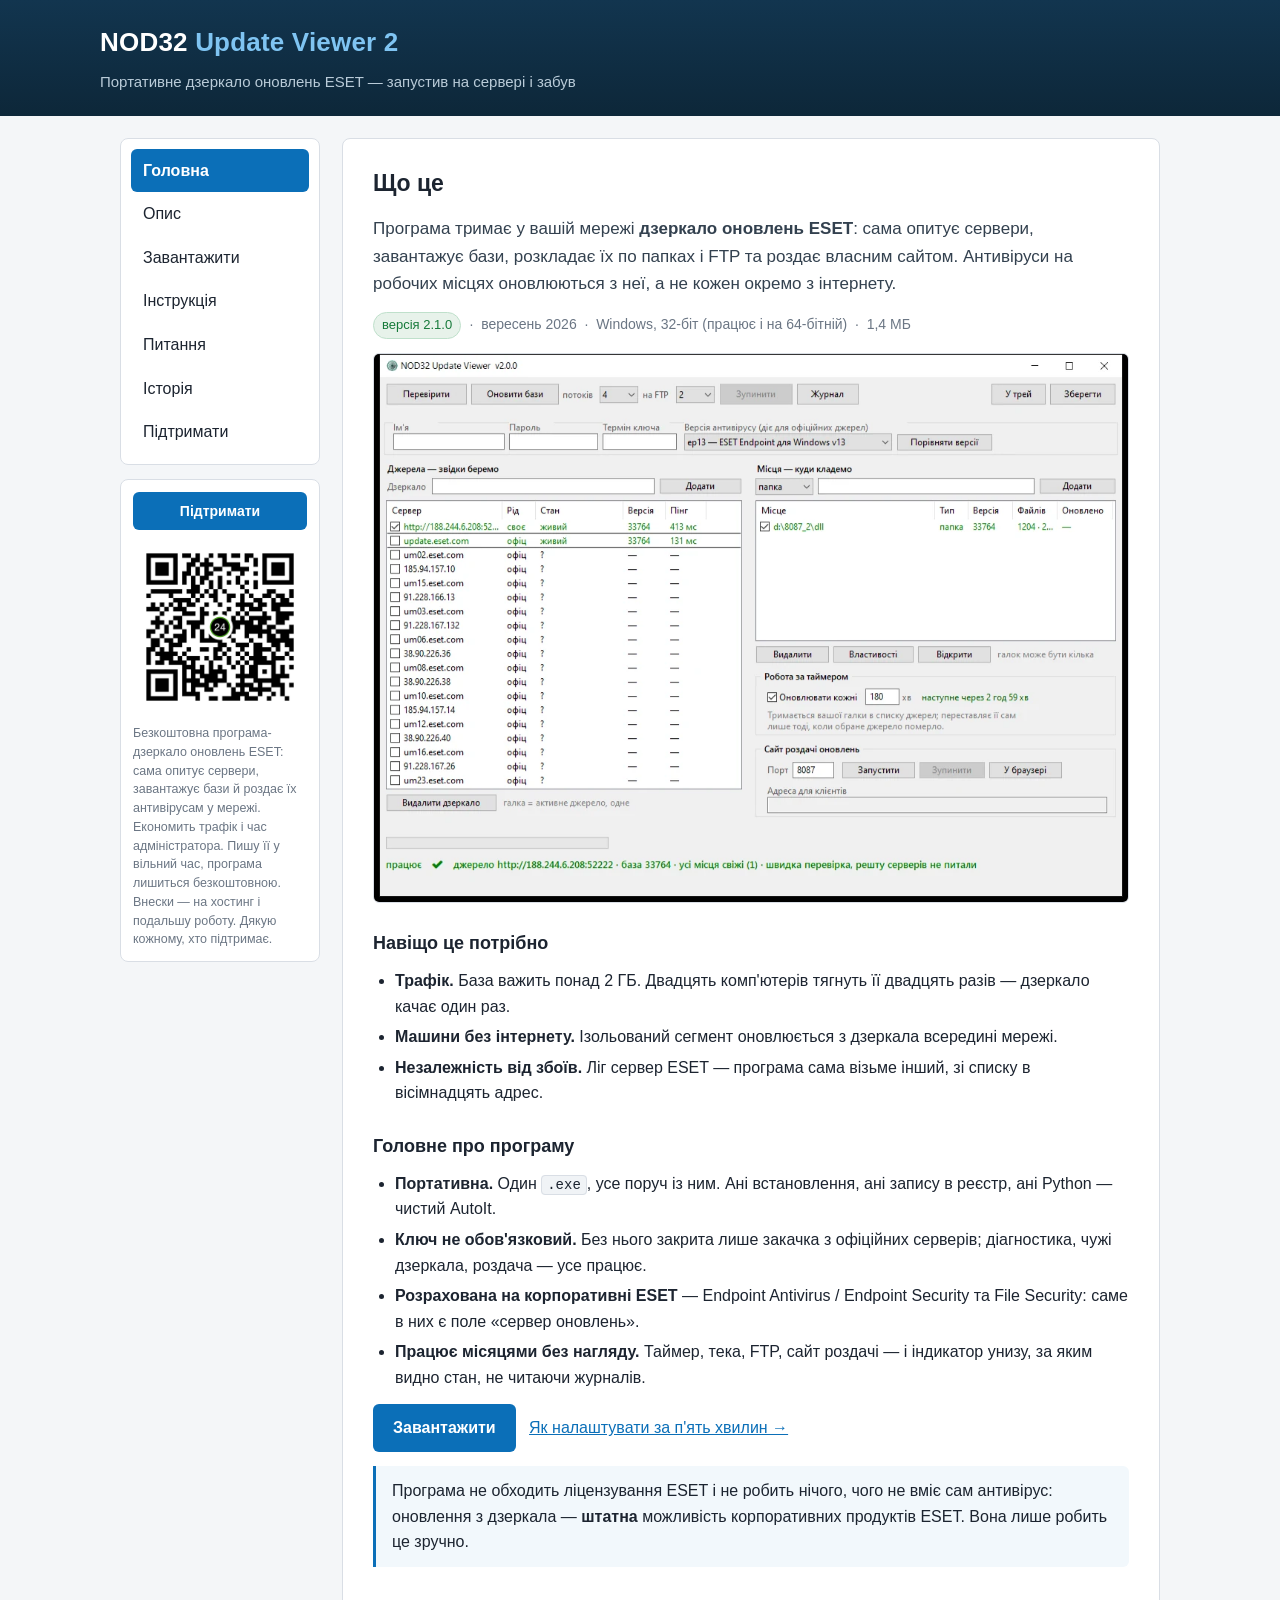
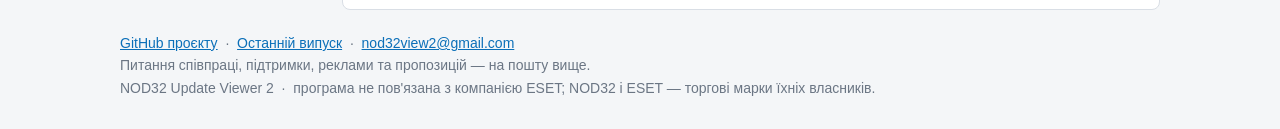
<file: docs/index.html>
<!DOCTYPE html>
<html lang="uk">
<head>
<meta charset="utf-8">
<meta name="viewport" content="width=device-width, initial-scale=1">
<title>NOD32 Update Viewer 2 — портативне дзеркало оновлень ESET</title>
<meta name="description" content="Портативна програма-дзеркало оновлень ESET: перевіряє сервери, качає бази, роздає їх власним сайтом і на FTP. Чистий AutoIt, усе в одній папці.">
<!-- підтвердження прав для Google Search Console; видаляти не можна:
     Google перевіряє мітку не лише при першому підтвердженні -->
<meta name="google-site-verification" content="C8grHAXAt8bsV9MoVvmCLhvzMIIO2wpow12Qb_3crD0" />

<link rel="canonical" href="https://nodview2.pp.ua/">

<!-- Картка для месенджерів, форумів і соцмереж: без цього посилання
     виглядає голим рядком, а так - із заголовком, описом і знімком. -->
<meta property="og:type" content="website">
<meta property="og:site_name" content="NOD32 Update Viewer 2">
<meta property="og:locale" content="uk_UA">
<meta property="og:title" content="NOD32 Update Viewer 2 — портативне дзеркало оновлень ESET">
<meta property="og:description" content="Портативна програма-дзеркало оновлень ESET: перевіряє сервери, качає бази, роздає їх власним сайтом і на FTP. Чистий AutoIt, усе в одній папці.">
<meta property="og:url" content="https://nodview2.pp.ua/">
<meta property="og:image" content="https://nodview2.pp.ua/img/og.png">
<meta property="og:image:width" content="1200">
<meta property="og:image:height" content="630">
<meta name="twitter:card" content="summary_large_image">

<script type="application/ld+json">
{
  "@context": "https://schema.org",
  "@type": "SoftwareApplication",
  "name": "NOD32 Update Viewer 2",
  "alternateName": "NOD32view",
  "applicationCategory": "UtilitiesApplication",
  "operatingSystem": "Windows 7, 8, 10, 11",
  "softwareVersion": "2.1.0",
  "datePublished": "2026-09-04",
  "fileSize": "1.4 MB",
  "inLanguage": "uk",
  "url": "https://nodview2.pp.ua/",
  "installUrl": "https://nodview2.pp.ua/download.html",
  "downloadUrl": "https://github.com/Golddm81/nod32view/releases/download/2.1.0/NOD32view2.1.0.zip",
  "screenshot": "https://nodview2.pp.ua/img/window.webp",
  "softwareHelp": "https://nodview2.pp.ua/manual.html",
  "description": "Портативне дзеркало оновлень ESET для локальної мережі: опитує сервери ESET, завантажує бази, розкладає їх по папках і FTP та роздає власним сайтом. Один файл, без встановлення.",
  "author": { "@type": "Person", "name": "Gold_dm", "url": "https://github.com/Golddm81" },
  "offers": { "@type": "Offer", "price": "0", "priceCurrency": "UAH" }
}
</script>
<link rel="stylesheet" href="style.css">
</head>
<body>

<header>
  <div class="wrap">
    <h1>NOD32 <span>Update Viewer 2</span></h1>
    <p>Портативне дзеркало оновлень ESET — запустив на сервері і забув</p>
  </div>
</header>

<div class="layout">
  <div class="side">
  <nav>
    <a class="on" href="index.html">Головна</a>
    <a href="opys.html">Опис</a>
    <a href="download.html">Завантажити</a>
    <a href="manual.html">Інструкція</a>
    <a href="faq.html">Питання</a>
    <a href="history.html">Історія</a>
    <a href="support.html">Підтримати</a>
  </nav>
  <aside class="support">
    <a class="btn" href="https://www.privat24.ua/send/4wdtb">Підтримати</a>
    <a href="https://www.privat24.ua/send/4wdtb"><img src="img/qr.webp" alt="QR-код збору ПриватБанку"></a>
    <p>Безкоштовна програма-дзеркало оновлень ESET: сама опитує сервери,
       завантажує бази й роздає їх антивірусам у мережі. Економить трафік
       і час адміністратора. Пишу її у вільний час, програма лишиться
       безкоштовною. Внески — на хостинг і подальшу роботу.
       Дякую кожному, хто підтримає.</p>
  </aside>
  </div>


  <main>
    <h2>Що це</h2>

    <p class="lead">
      Програма тримає у вашій мережі <b>дзеркало оновлень ESET</b>: сама опитує
      сервери, завантажує бази, розкладає їх по папках і FTP та роздає власним
      сайтом. Антивіруси на робочих місцях оновлюються з неї, а не кожен окремо
      з інтернету.
    </p>

    <p>
      <span class="tag">версія 2.1.0</span>
      <span class="meta"> &nbsp;·&nbsp; вересень 2026 &nbsp;·&nbsp; Windows, 32-біт
      (працює і на 64-бітній) &nbsp;·&nbsp; 1,4 МБ</span>
    </p>

    <img class="shot" src="img/window.webp"
         alt="Головне вікно NOD32 Update Viewer 2: ліворуч список серверів ESET зі станом, версією і пінгом, праворуч місця призначення, нижче таймер і вбудований сайт роздачі">

    <h3>Навіщо це потрібно</h3>
    <ul>
      <li><b>Трафік.</b> База важить понад 2 ГБ. Двадцять комп'ютерів тягнуть її
          двадцять разів — дзеркало качає один раз.</li>
      <li><b>Машини без інтернету.</b> Ізольований сегмент оновлюється з дзеркала
          всередині мережі.</li>
      <li><b>Незалежність від збоїв.</b> Ліг сервер ESET — програма сама візьме
          інший, зі списку в вісімнадцять адрес.</li>
    </ul>

    <h3>Головне про програму</h3>
    <ul>
      <li><b>Портативна.</b> Один <code>.exe</code>, усе поруч із ним. Ані
          встановлення, ані запису в реєстр, ані Python — чистий AutoIt.</li>
      <li><b>Ключ не обов'язковий.</b> Без нього закрита лише закачка з офіційних
          серверів; діагностика, чужі дзеркала, роздача — усе працює.</li>
      <li><b>Розрахована на корпоративні ESET</b> — Endpoint Antivirus / Endpoint
          Security та File Security: саме в них є поле «сервер оновлень».</li>
      <li><b>Працює місяцями без нагляду.</b> Таймер, тека, FTP, сайт роздачі —
          і індикатор унизу, за яким видно стан, не читаючи журналів.</li>
    </ul>

    <p><a class="btn" href="download.html">Завантажити</a>
       &nbsp;&nbsp;<a href="manual.html">Як налаштувати за п'ять хвилин →</a></p>

    <div class="note">
      Програма не обходить ліцензування ESET і не робить нічого, чого не вміє
      сам антивірус: оновлення з дзеркала — <b>штатна</b> можливість
      корпоративних продуктів ESET. Вона лише робить це зручно.
    </div>
  </main>
</div>

<footer>
  <a href="https://github.com/Golddm81/nod32view">GitHub проєкту</a>
  &nbsp;·&nbsp;
  <a href="https://github.com/Golddm81/nod32view/releases/latest">Останній випуск</a>
  &nbsp;·&nbsp;
  <a href="mailto:nod32view2@gmail.com">nod32view2@gmail.com</a><br>
  Питання співпраці, підтримки, реклами та пропозицій — на пошту вище.<br>
  NOD32 Update Viewer 2 &nbsp;·&nbsp; програма не пов'язана з компанією ESET;
  NOD32 і ESET — торгові марки їхніх власників.
</footer>

</body>
</html>
</file>
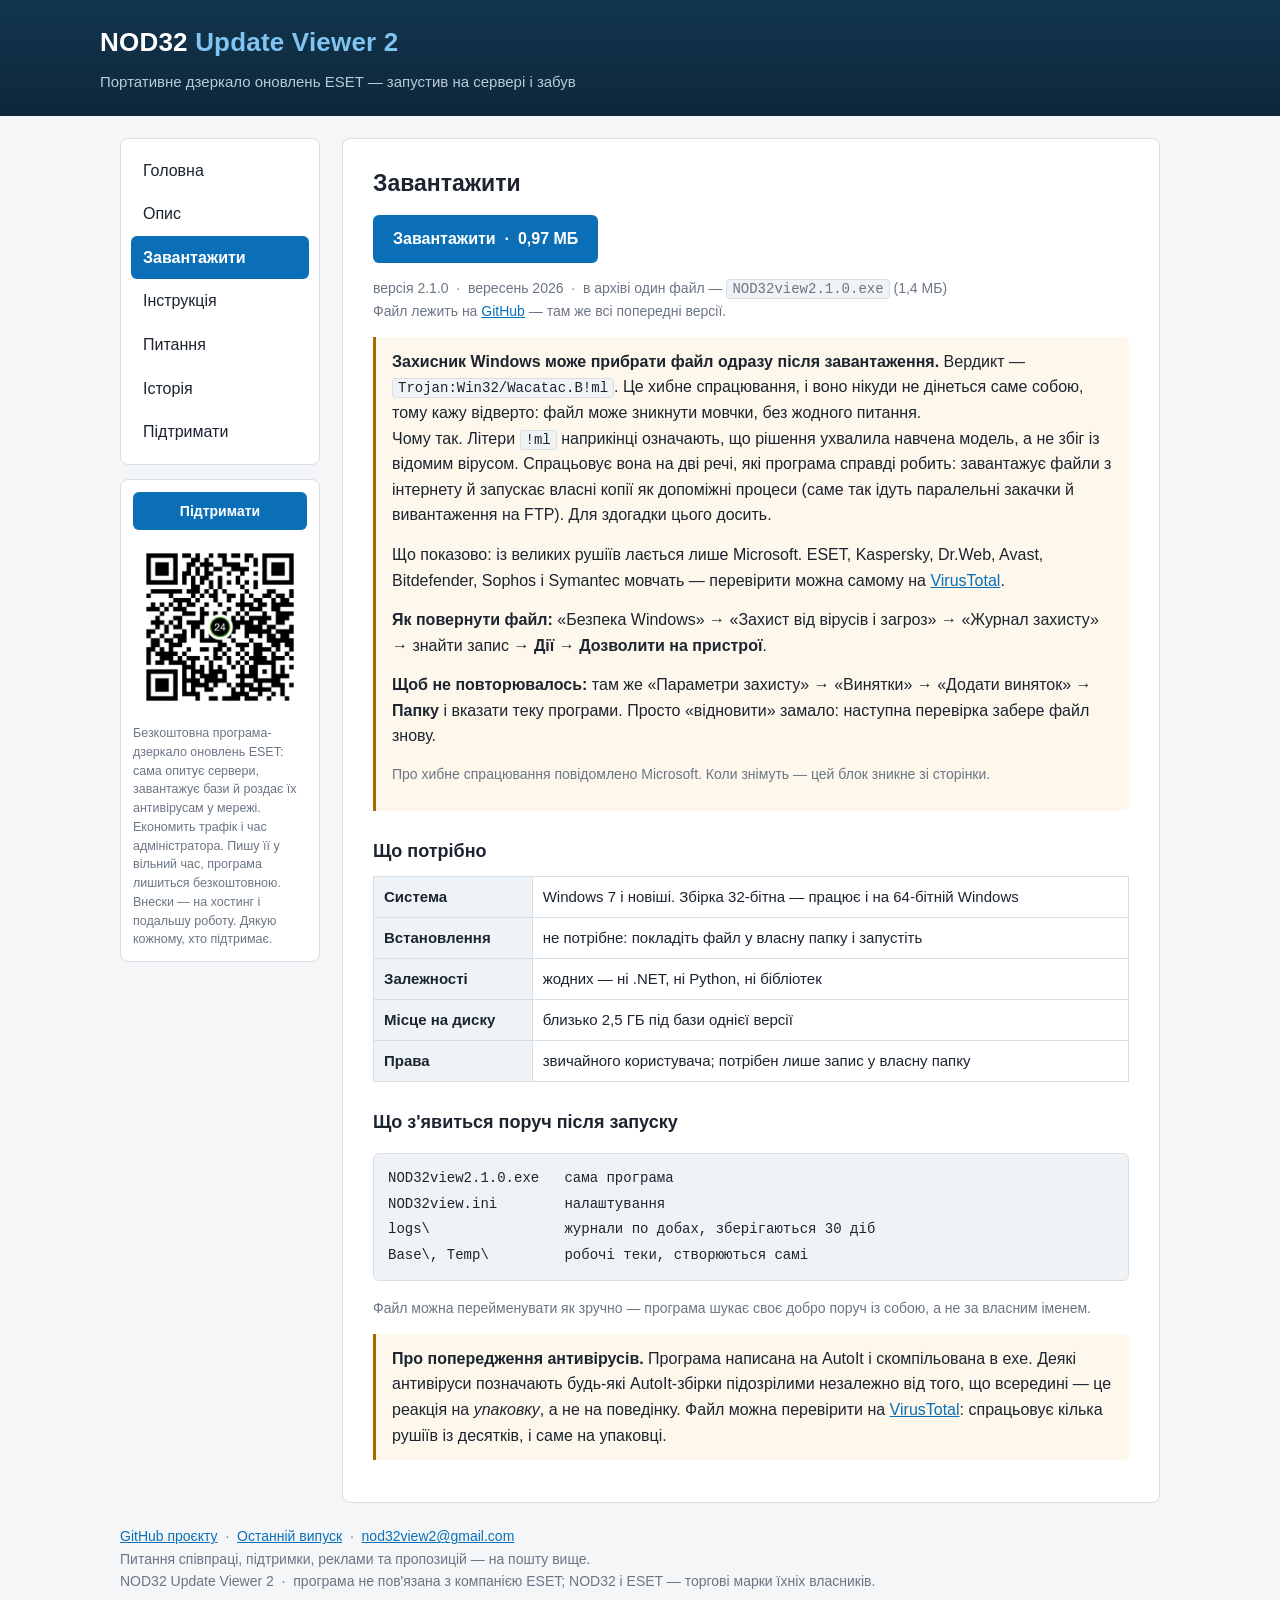
<file: docs/download.html>
<!DOCTYPE html>
<html lang="uk">
<head>
<meta charset="utf-8">
<meta name="viewport" content="width=device-width, initial-scale=1">
<title>Завантажити — NOD32 Update Viewer 2</title>
<meta name="description" content="Завантажити NOD32 Update Viewer 2 — портативне дзеркало оновлень ESET. Один файл, без встановлення.">

<link rel="canonical" href="https://nodview2.pp.ua/download.html">

<!-- Картка для месенджерів, форумів і соцмереж: без цього посилання
     виглядає голим рядком, а так - із заголовком, описом і знімком. -->
<meta property="og:type" content="website">
<meta property="og:site_name" content="NOD32 Update Viewer 2">
<meta property="og:locale" content="uk_UA">
<meta property="og:title" content="Завантажити — NOD32 Update Viewer 2">
<meta property="og:description" content="Завантажити NOD32 Update Viewer 2 — портативне дзеркало оновлень ESET. Один файл, без встановлення.">
<meta property="og:url" content="https://nodview2.pp.ua/download.html">
<meta property="og:image" content="https://nodview2.pp.ua/img/og.png">
<meta property="og:image:width" content="1200">
<meta property="og:image:height" content="630">
<meta name="twitter:card" content="summary_large_image">

<script type="application/ld+json">
{
  "@context": "https://schema.org",
  "@type": "SoftwareApplication",
  "name": "NOD32 Update Viewer 2",
  "alternateName": "NOD32view",
  "applicationCategory": "UtilitiesApplication",
  "operatingSystem": "Windows 7, 8, 10, 11",
  "softwareVersion": "2.1.0",
  "datePublished": "2026-09-04",
  "fileSize": "1.4 MB",
  "inLanguage": "uk",
  "url": "https://nodview2.pp.ua/",
  "installUrl": "https://nodview2.pp.ua/download.html",
  "downloadUrl": "https://github.com/Golddm81/nod32view/releases/download/2.1.0/NOD32view2.1.0.zip",
  "screenshot": "https://nodview2.pp.ua/img/window.webp",
  "softwareHelp": "https://nodview2.pp.ua/manual.html",
  "description": "Портативне дзеркало оновлень ESET для локальної мережі: опитує сервери ESET, завантажує бази, розкладає їх по папках і FTP та роздає власним сайтом. Один файл, без встановлення.",
  "author": { "@type": "Person", "name": "Gold_dm", "url": "https://github.com/Golddm81" },
  "offers": { "@type": "Offer", "price": "0", "priceCurrency": "UAH" }
}
</script>
<link rel="stylesheet" href="style.css">
</head>
<body>

<header>
  <div class="wrap">
    <h1>NOD32 <span>Update Viewer 2</span></h1>
    <p>Портативне дзеркало оновлень ESET — запустив на сервері і забув</p>
  </div>
</header>

<div class="layout">
  <div class="side">
  <nav>
    <a href="index.html">Головна</a>
    <a href="opys.html">Опис</a>
    <a class="on" href="download.html">Завантажити</a>
    <a href="manual.html">Інструкція</a>
    <a href="faq.html">Питання</a>
    <a href="history.html">Історія</a>
    <a href="support.html">Підтримати</a>
  </nav>
  <aside class="support">
    <a class="btn" href="https://www.privat24.ua/send/4wdtb">Підтримати</a>
    <a href="https://www.privat24.ua/send/4wdtb"><img src="img/qr.webp" alt="QR-код збору ПриватБанку"></a>
    <p>Безкоштовна програма-дзеркало оновлень ESET: сама опитує сервери,
       завантажує бази й роздає їх антивірусам у мережі. Економить трафік
       і час адміністратора. Пишу її у вільний час, програма лишиться
       безкоштовною. Внески — на хостинг і подальшу роботу.
       Дякую кожному, хто підтримає.</p>
  </aside>
  </div>


  <main>
    <h2>Завантажити</h2>

    <p>
      <a class="btn" href="https://github.com/Golddm81/nod32view/releases/download/2.1.0/NOD32view2.1.0.zip">Завантажити &nbsp;·&nbsp; 0,97 МБ</a>
    </p>
    <p class="meta">
      версія 2.1.0 &nbsp;·&nbsp; вересень 2026 &nbsp;·&nbsp;
      в архіві один файл — <code>NOD32view2.1.0.exe</code> (1,4 МБ)<br>
      Файл лежить на
      <a href="https://github.com/Golddm81/nod32view/releases">GitHub</a> —
      там же всі попередні версії.
    </p>

    <div class="note warn">
      <b>Захисник Windows може прибрати файл одразу після завантаження.</b>
      Вердикт — <code>Trojan:Win32/Wacatac.B!ml</code>. Це хибне спрацювання,
      і воно нікуди не дінеться саме собою, тому кажу відверто: файл може
      зникнути мовчки, без жодного питання.

      <p>Чому так. Літери <code>!ml</code> наприкінці означають, що рішення
      ухвалила навчена модель, а не збіг із відомим вірусом. Спрацьовує вона
      на дві речі, які програма справді робить: завантажує файли з інтернету
      й запускає власні копії як допоміжні процеси (саме так ідуть паралельні
      закачки й вивантаження на FTP). Для здогадки цього досить.</p>

      <p>Що показово: із великих рушіїв лається лише Microsoft.
      ESET, Kaspersky, Dr.Web, Avast, Bitdefender, Sophos і Symantec
      мовчать — перевірити можна самому на
      <a href="https://www.virustotal.com/">VirusTotal</a>.</p>

      <p><b>Як повернути файл:</b> «Безпека Windows» → «Захист від вірусів
      і загроз» → «Журнал захисту» → знайти запис → <b>Дії</b> →
      <b>Дозволити на пристрої</b>.</p>

      <p><b>Щоб не повторювалось:</b> там же «Параметри захисту» →
      «Винятки» → «Додати виняток» → <b>Папку</b> і вказати теку програми.
      Просто «відновити» замало: наступна перевірка забере файл знову.</p>

      <p class="meta">Про хибне спрацювання повідомлено Microsoft. Коли
      знімуть — цей блок зникне зі сторінки.</p>
    </div>

    <h3>Що потрібно</h3>
    <table>
      <tr><th>Система</th><td>Windows 7 і новіші. Збірка 32-бітна — працює
          і на 64-бітній Windows</td></tr>
      <tr><th>Встановлення</th><td>не потрібне: покладіть файл у власну папку
          і запустіть</td></tr>
      <tr><th>Залежності</th><td>жодних — ні .NET, ні Python, ні бібліотек</td></tr>
      <tr><th>Місце на диску</th><td>близько 2,5 ГБ під бази однієї версії</td></tr>
      <tr><th>Права</th><td>звичайного користувача; потрібен лише запис у власну
          папку</td></tr>
    </table>

    <h3>Що з'явиться поруч після запуску</h3>
    <pre><code>NOD32view2.1.0.exe   сама програма
NOD32view.ini        налаштування
logs\                журнали по добах, зберігаються 30 діб
Base\, Temp\         робочі теки, створюються самі</code></pre>
    <p class="meta">
      Файл можна перейменувати як зручно — програма шукає своє добро поруч
      із собою, а не за власним іменем.
    </p>

    <div class="note warn">
      <b>Про попередження антивірусів.</b> Програма написана на AutoIt і
      скомпільована в exe. Деякі антивіруси позначають будь-які AutoIt-збірки
      підозрілими незалежно від того, що всередині — це реакція на
      <i>упаковку</i>, а не на поведінку. Файл можна перевірити на
      <a href="https://www.virustotal.com/">VirusTotal</a>: спрацьовує кілька
      рушіїв із десятків, і саме на упаковці.
    </div>

  </main>
</div>

<footer>
  <a href="https://github.com/Golddm81/nod32view">GitHub проєкту</a>
  &nbsp;·&nbsp;
  <a href="https://github.com/Golddm81/nod32view/releases/latest">Останній випуск</a>
  &nbsp;·&nbsp;
  <a href="mailto:nod32view2@gmail.com">nod32view2@gmail.com</a><br>
  Питання співпраці, підтримки, реклами та пропозицій — на пошту вище.<br>
  NOD32 Update Viewer 2 &nbsp;·&nbsp; програма не пов'язана з компанією ESET;
  NOD32 і ESET — торгові марки їхніх власників.
</footer>

</body>
</html>
</file>
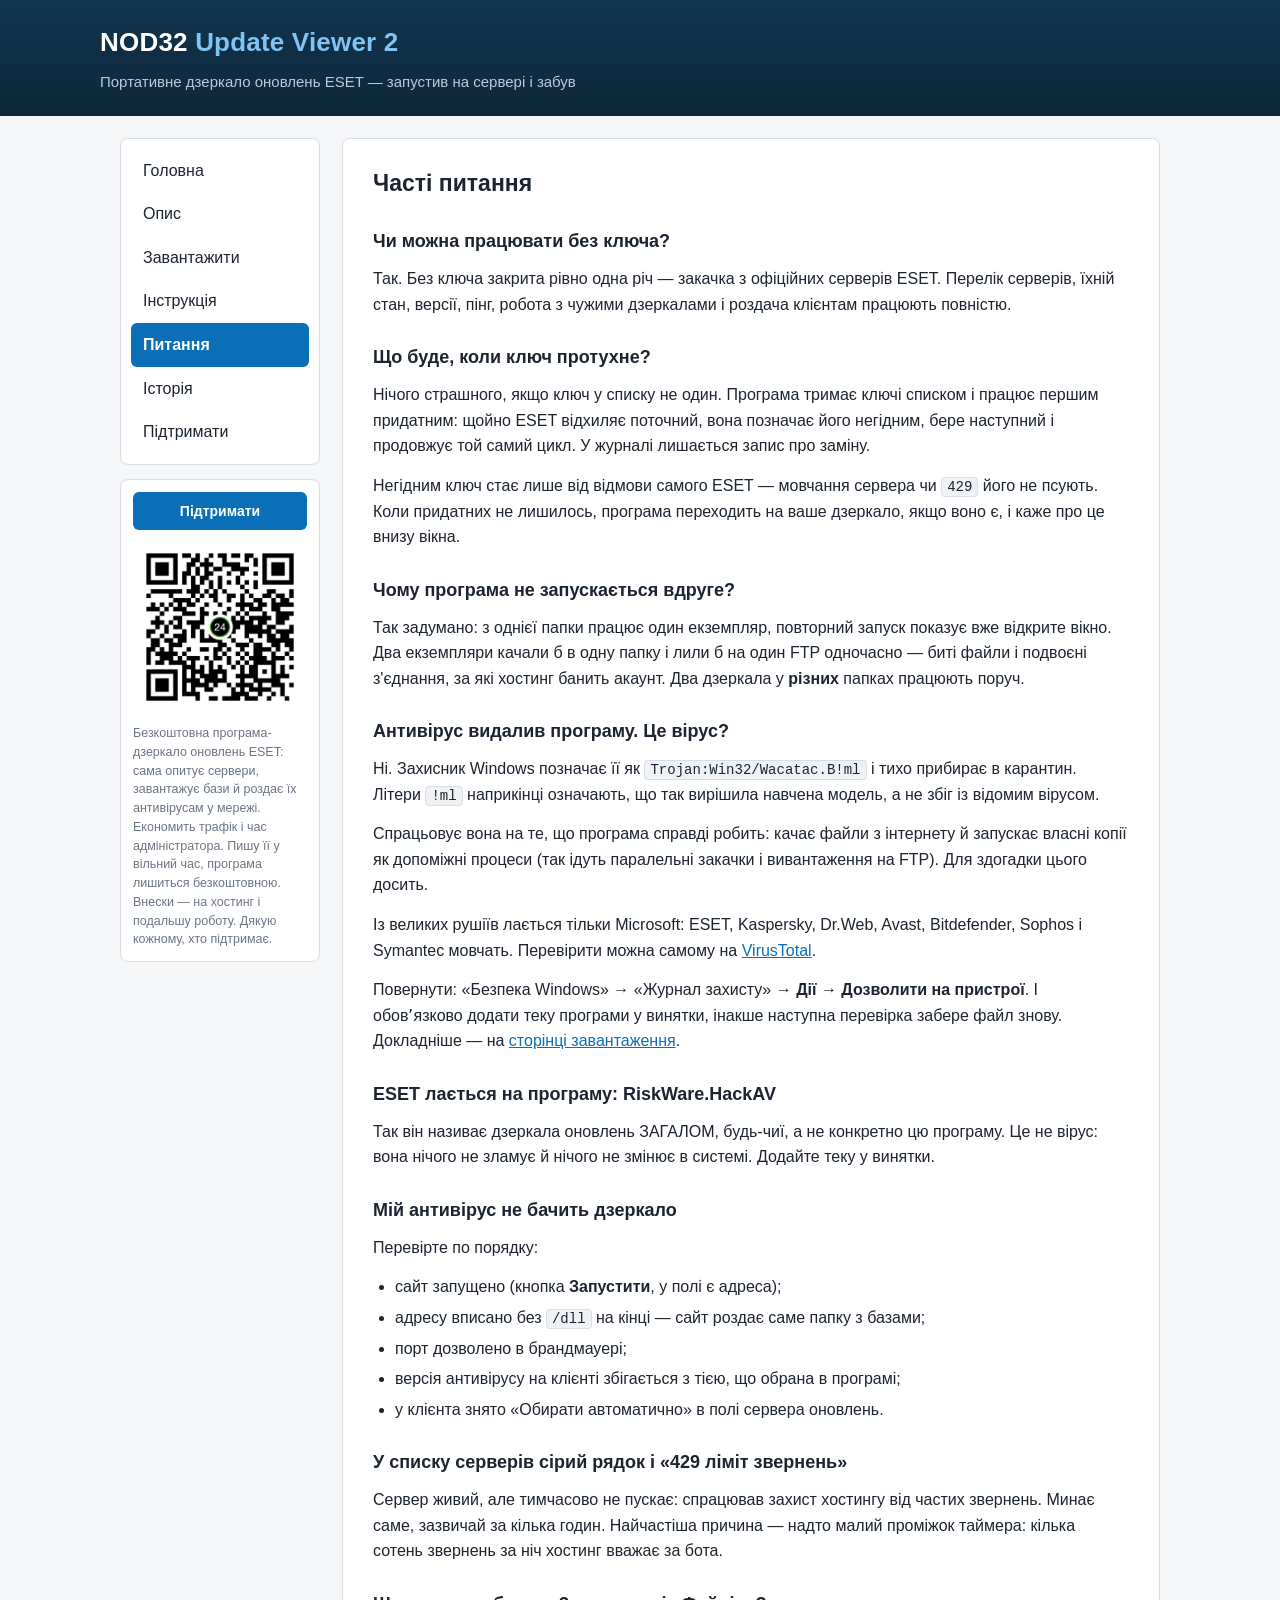
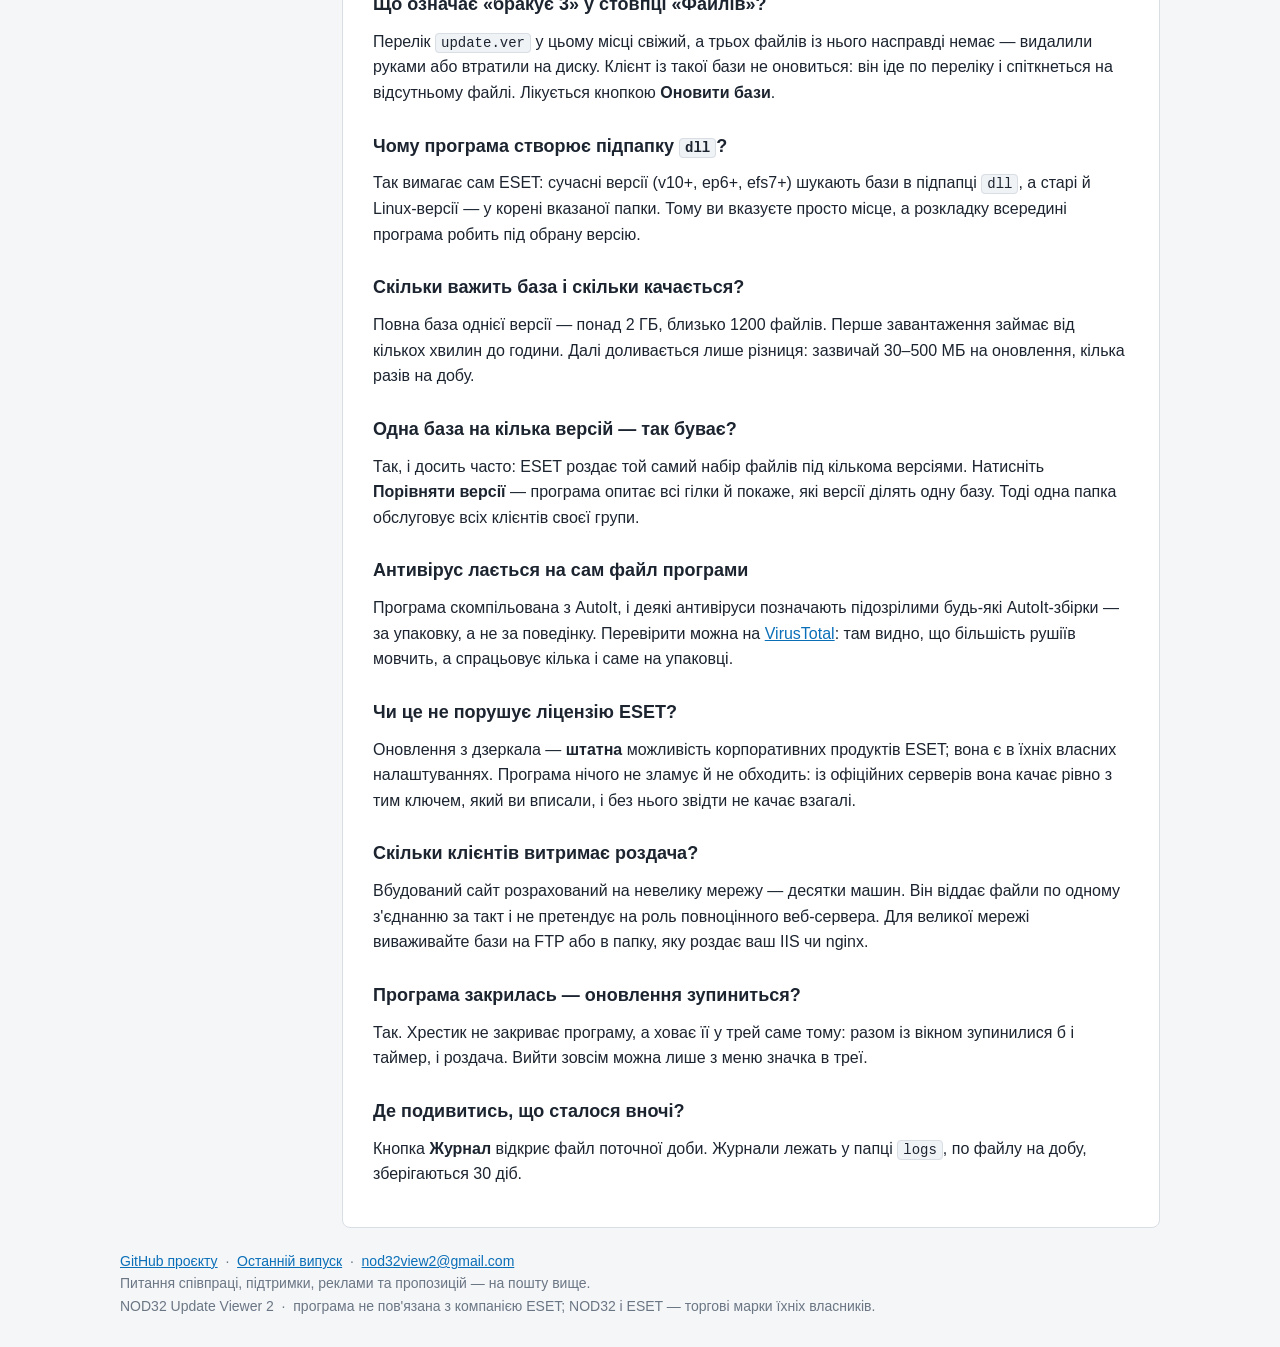
<file: docs/faq.html>
<!DOCTYPE html>
<html lang="uk">
<head>
<meta charset="utf-8">
<meta name="viewport" content="width=device-width, initial-scale=1">
<title>Питання — NOD32 Update Viewer 2</title>
<meta name="description" content="Часті питання про дзеркало оновлень ESET: ключ, версії, помилки, 429, порт, антивірус на exe.">

<link rel="canonical" href="https://nodview2.pp.ua/faq.html">

<!-- Картка для месенджерів, форумів і соцмереж: без цього посилання
     виглядає голим рядком, а так - із заголовком, описом і знімком. -->
<meta property="og:type" content="website">
<meta property="og:site_name" content="NOD32 Update Viewer 2">
<meta property="og:locale" content="uk_UA">
<meta property="og:title" content="Питання — NOD32 Update Viewer 2">
<meta property="og:description" content="Часті питання про дзеркало оновлень ESET: ключ, версії, помилки, 429, порт, антивірус на exe.">
<meta property="og:url" content="https://nodview2.pp.ua/faq.html">
<meta property="og:image" content="https://nodview2.pp.ua/img/og.png">
<meta property="og:image:width" content="1200">
<meta property="og:image:height" content="630">
<meta name="twitter:card" content="summary_large_image">
<link rel="stylesheet" href="style.css">
</head>
<body>

<header>
  <div class="wrap">
    <h1>NOD32 <span>Update Viewer 2</span></h1>
    <p>Портативне дзеркало оновлень ESET — запустив на сервері і забув</p>
  </div>
</header>

<div class="layout">
  <div class="side">
  <nav>
    <a href="index.html">Головна</a>
    <a href="opys.html">Опис</a>
    <a href="download.html">Завантажити</a>
    <a href="manual.html">Інструкція</a>
    <a class="on" href="faq.html">Питання</a>
    <a href="history.html">Історія</a>
    <a href="support.html">Підтримати</a>
  </nav>
  <aside class="support">
    <a class="btn" href="https://www.privat24.ua/send/4wdtb">Підтримати</a>
    <a href="https://www.privat24.ua/send/4wdtb"><img src="img/qr.webp" alt="QR-код збору ПриватБанку"></a>
    <p>Безкоштовна програма-дзеркало оновлень ESET: сама опитує сервери,
       завантажує бази й роздає їх антивірусам у мережі. Економить трафік
       і час адміністратора. Пишу її у вільний час, програма лишиться
       безкоштовною. Внески — на хостинг і подальшу роботу.
       Дякую кожному, хто підтримає.</p>
  </aside>
  </div>


  <main>
    <h2>Часті питання</h2>

    <h3>Чи можна працювати без ключа?</h3>
    <p>
      Так. Без ключа закрита рівно одна річ — закачка з офіційних серверів ESET.
      Перелік серверів, їхній стан, версії, пінг, робота з чужими дзеркалами
      і роздача клієнтам працюють повністю.
    </p>

    <h3>Що буде, коли ключ протухне?</h3>
    <p>
      Нічого страшного, якщо ключ у списку не один. Програма тримає ключі
      списком і працює першим придатним: щойно ESET відхиляє поточний, вона
      позначає його негідним, бере наступний і продовжує той самий цикл.
      У журналі лишається запис про заміну.
    </p>
    <p>
      Негідним ключ стає лише від відмови самого ESET — мовчання сервера чи
      <code>429</code> його не псують. Коли придатних не лишилось, програма
      переходить на ваше дзеркало, якщо воно є, і каже про це внизу вікна.
    </p>

    <h3>Чому програма не запускається вдруге?</h3>
    <p>
      Так задумано: з однієї папки працює один екземпляр, повторний запуск
      показує вже відкрите вікно. Два екземпляри качали б в одну папку і лили б
      на один FTP одночасно — биті файли і подвоєні з'єднання, за які хостинг
      банить акаунт. Два дзеркала у <b>різних</b> папках працюють поруч.
    </p>

    <h3>Антивірус видалив програму. Це вірус?</h3>
    <p>
      Ні. Захисник Windows позначає її як <code>Trojan:Win32/Wacatac.B!ml</code>
      і тихо прибирає в карантин. Літери <code>!ml</code> наприкінці означають,
      що так вирішила навчена модель, а не збіг із відомим вірусом.
    </p>
    <p>
      Спрацьовує вона на те, що програма справді робить: качає файли з інтернету
      й запускає власні копії як допоміжні процеси (так ідуть паралельні закачки
      і вивантаження на FTP). Для здогадки цього досить.
    </p>
    <p>
      Із великих рушіїв лається тільки Microsoft: ESET, Kaspersky, Dr.Web,
      Avast, Bitdefender, Sophos і Symantec мовчать. Перевірити можна самому
      на <a href="https://www.virustotal.com/">VirusTotal</a>.
    </p>
    <p>
      Повернути: «Безпека Windows» → «Журнал захисту» → <b>Дії</b> →
      <b>Дозволити на пристрої</b>. І обовʼязково додати теку програми
      у винятки, інакше наступна перевірка забере файл знову.
      Докладніше — на <a href="download.html">сторінці завантаження</a>.
    </p>

    <h3>ESET лається на програму: RiskWare.HackAV</h3>
    <p>
      Так він називає дзеркала оновлень ЗАГАЛОМ, будь-чиї, а не конкретно цю
      програму. Це не вірус: вона нічого не зламує й нічого не змінює
      в системі. Додайте теку у винятки.
    </p>

    <h3>Мій антивірус не бачить дзеркало</h3>
    <p>Перевірте по порядку:</p>
    <ul>
      <li>сайт запущено (кнопка <b>Запустити</b>, у полі є адреса);</li>
      <li>адресу вписано без <code>/dll</code> на кінці — сайт роздає саме папку
          з базами;</li>
      <li>порт дозволено в брандмауері;</li>
      <li>версія антивірусу на клієнті збігається з тією, що обрана в програмі;</li>
      <li>у клієнта знято «Обирати автоматично» в полі сервера оновлень.</li>
    </ul>

    <h3>У списку серверів сірий рядок і «429 ліміт звернень»</h3>
    <p>
      Сервер живий, але тимчасово не пускає: спрацював захист хостингу від
      частих звернень. Минає саме, зазвичай за кілька годин. Найчастіша причина —
      надто малий проміжок таймера: кілька сотень звернень за ніч хостинг
      вважає за бота.
    </p>

    <h3>Що означає «бракує 3» у стовпці «Файлів»?</h3>
    <p>
      Перелік <code>update.ver</code> у цьому місці свіжий, а трьох файлів із
      нього насправді немає — видалили руками або втратили на диску. Клієнт із
      такої бази не оновиться: він іде по переліку і спіткнеться на відсутньому
      файлі. Лікується кнопкою <b>Оновити бази</b>.
    </p>

    <h3>Чому програма створює підпапку <code>dll</code>?</h3>
    <p>
      Так вимагає сам ESET: сучасні версії (v10+, ep6+, efs7+) шукають бази
      в підпапці <code>dll</code>, а старі й Linux-версії — у корені вказаної
      папки. Тому ви вказуєте просто місце, а розкладку всередині програма
      робить під обрану версію.
    </p>

    <h3>Скільки важить база і скільки качається?</h3>
    <p>
      Повна база однієї версії — понад 2 ГБ, близько 1200 файлів. Перше
      завантаження займає від кількох хвилин до години. Далі доливається лише
      різниця: зазвичай 30–500 МБ на оновлення, кілька разів на добу.
    </p>

    <h3>Одна база на кілька версій — так буває?</h3>
    <p>
      Так, і досить часто: ESET роздає той самий набір файлів під кількома
      версіями. Натисніть <b>Порівняти версії</b> — програма опитає всі гілки
      й покаже, які версії ділять одну базу. Тоді одна папка обслуговує всіх
      клієнтів своєї групи.
    </p>

    <h3>Антивірус лається на сам файл програми</h3>
    <p>
      Програма скомпільована з AutoIt, і деякі антивіруси позначають підозрілими
      будь-які AutoIt-збірки — за упаковку, а не за поведінку. Перевірити можна
      на <a href="https://www.virustotal.com/">VirusTotal</a>: там видно, що
      більшість рушіїв мовчить, а спрацьовує кілька і саме на упаковці.
    </p>

    <h3>Чи це не порушує ліцензію ESET?</h3>
    <p>
      Оновлення з дзеркала — <b>штатна</b> можливість корпоративних продуктів
      ESET; вона є в їхніх власних налаштуваннях. Програма нічого не зламує
      й не обходить: із офіційних серверів вона качає рівно з тим ключем, який
      ви вписали, і без нього звідти не качає взагалі.
    </p>

    <h3>Скільки клієнтів витримає роздача?</h3>
    <p>
      Вбудований сайт розрахований на невелику мережу — десятки машин. Він
      віддає файли по одному з'єднанню за такт і не претендує на роль
      повноцінного веб-сервера. Для великої мережі виваживайте бази на FTP
      або в папку, яку роздає ваш IIS чи nginx.
    </p>

    <h3>Програма закрилась — оновлення зупиниться?</h3>
    <p>
      Так. Хрестик не закриває програму, а ховає її у трей саме тому: разом
      із вікном зупинилися б і таймер, і роздача. Вийти зовсім можна лише
      з меню значка в треї.
    </p>

    <h3>Де подивитись, що сталося вночі?</h3>
    <p>
      Кнопка <b>Журнал</b> відкриє файл поточної доби. Журнали лежать у папці
      <code>logs</code>, по файлу на добу, зберігаються 30 діб.
    </p>
  </main>
</div>

<footer>
  <a href="https://github.com/Golddm81/nod32view">GitHub проєкту</a>
  &nbsp;·&nbsp;
  <a href="https://github.com/Golddm81/nod32view/releases/latest">Останній випуск</a>
  &nbsp;·&nbsp;
  <a href="mailto:nod32view2@gmail.com">nod32view2@gmail.com</a><br>
  Питання співпраці, підтримки, реклами та пропозицій — на пошту вище.<br>
  NOD32 Update Viewer 2 &nbsp;·&nbsp; програма не пов'язана з компанією ESET;
  NOD32 і ESET — торгові марки їхніх власників.
</footer>

</body>
</html>
</file>
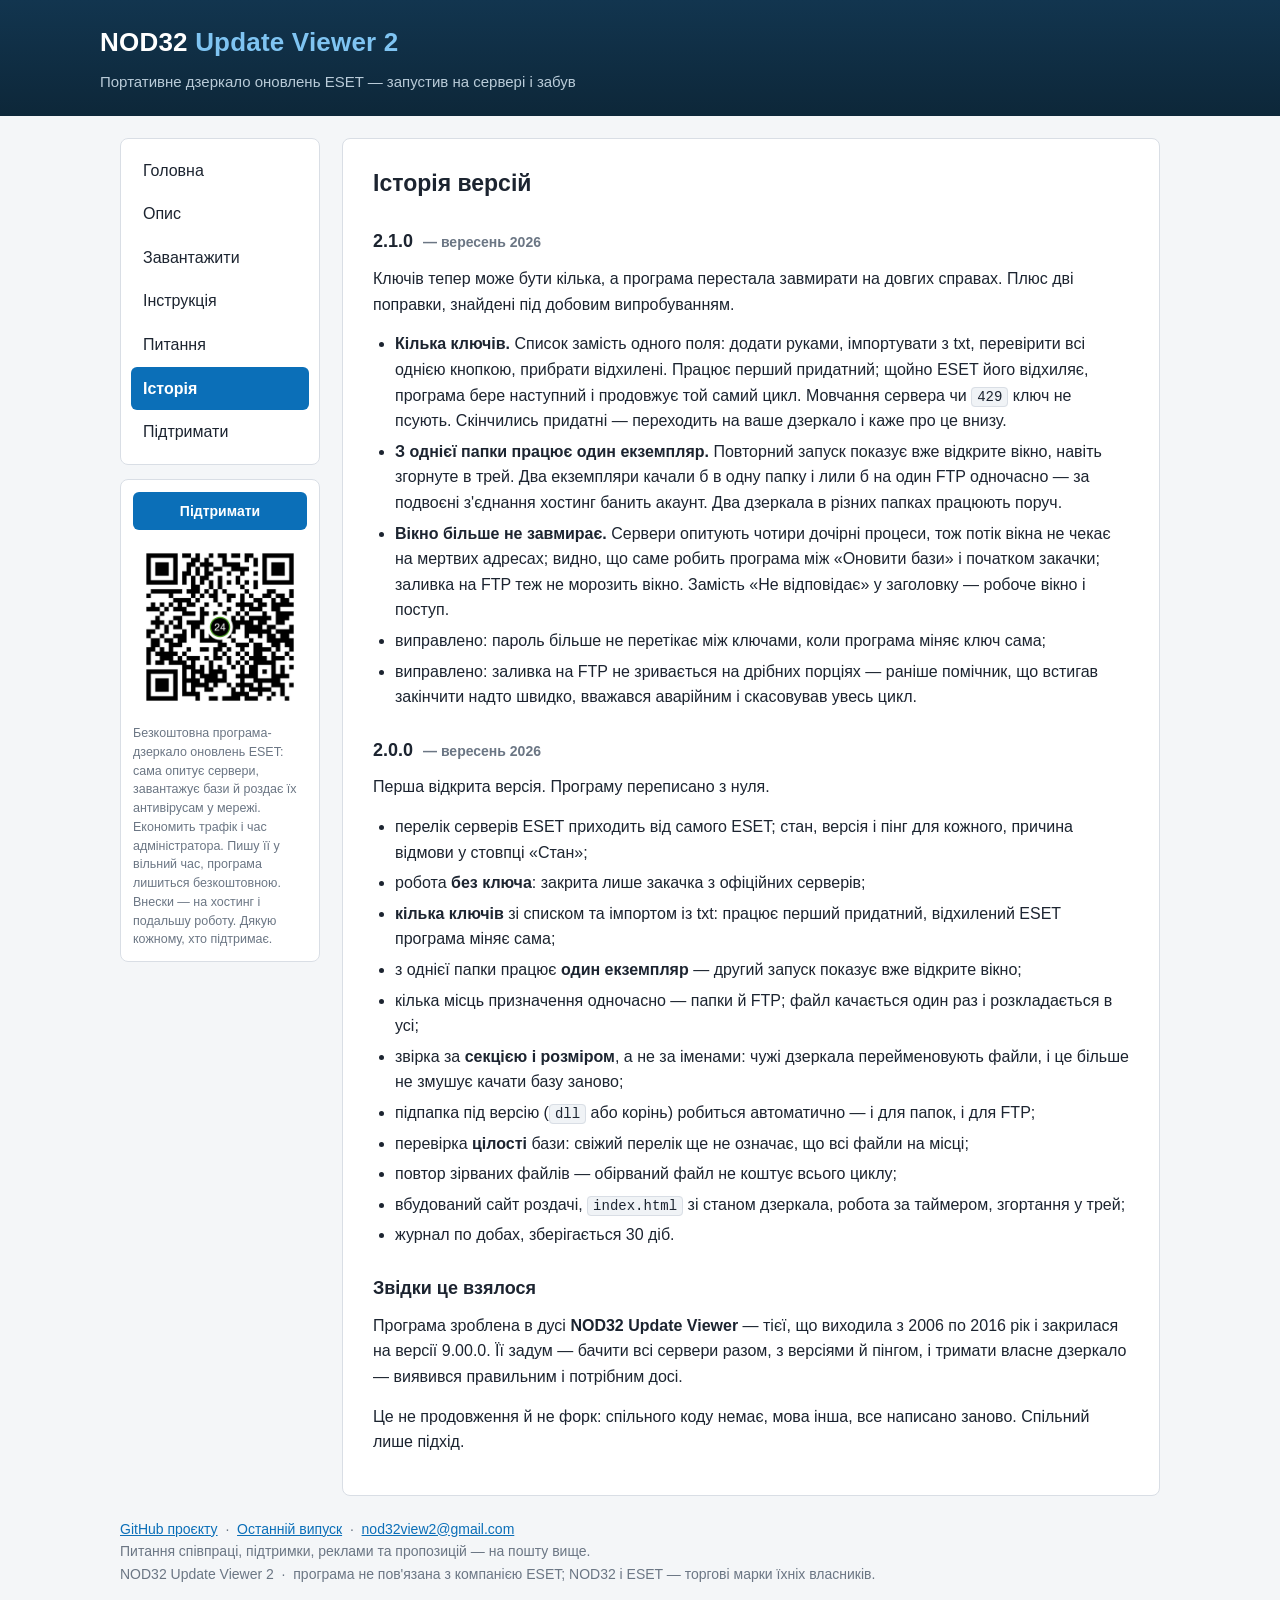
<file: docs/history.html>
<!DOCTYPE html>
<html lang="uk">
<head>
<meta charset="utf-8">
<meta name="viewport" content="width=device-width, initial-scale=1">
<title>Історія — NOD32 Update Viewer 2</title>
<meta name="description" content="Історія версій NOD32 Update Viewer 2.">

<link rel="canonical" href="https://nodview2.pp.ua/history.html">

<!-- Картка для месенджерів, форумів і соцмереж: без цього посилання
     виглядає голим рядком, а так - із заголовком, описом і знімком. -->
<meta property="og:type" content="website">
<meta property="og:site_name" content="NOD32 Update Viewer 2">
<meta property="og:locale" content="uk_UA">
<meta property="og:title" content="Історія — NOD32 Update Viewer 2">
<meta property="og:description" content="Історія версій NOD32 Update Viewer 2.">
<meta property="og:url" content="https://nodview2.pp.ua/history.html">
<meta property="og:image" content="https://nodview2.pp.ua/img/og.png">
<meta property="og:image:width" content="1200">
<meta property="og:image:height" content="630">
<meta name="twitter:card" content="summary_large_image">
<link rel="stylesheet" href="style.css">
</head>
<body>

<header>
  <div class="wrap">
    <h1>NOD32 <span>Update Viewer 2</span></h1>
    <p>Портативне дзеркало оновлень ESET — запустив на сервері і забув</p>
  </div>
</header>

<div class="layout">
  <div class="side">
  <nav>
    <a href="index.html">Головна</a>
    <a href="opys.html">Опис</a>
    <a href="download.html">Завантажити</a>
    <a href="manual.html">Інструкція</a>
    <a href="faq.html">Питання</a>
    <a class="on" href="history.html">Історія</a>
    <a href="support.html">Підтримати</a>
  </nav>
  <aside class="support">
    <a class="btn" href="https://www.privat24.ua/send/4wdtb">Підтримати</a>
    <a href="https://www.privat24.ua/send/4wdtb"><img src="img/qr.webp" alt="QR-код збору ПриватБанку"></a>
    <p>Безкоштовна програма-дзеркало оновлень ESET: сама опитує сервери,
       завантажує бази й роздає їх антивірусам у мережі. Економить трафік
       і час адміністратора. Пишу її у вільний час, програма лишиться
       безкоштовною. Внески — на хостинг і подальшу роботу.
       Дякую кожному, хто підтримає.</p>
  </aside>
  </div>


  <main>
    <h2>Історія версій</h2>

    <h3>2.1.0 &nbsp;<span class="meta">— вересень 2026</span></h3>
    <p>
      Ключів тепер може бути кілька, а програма перестала завмирати на довгих
      справах. Плюс дві поправки, знайдені під добовим випробуванням.
    </p>
    <ul>
      <li><b>Кілька ключів.</b> Список замість одного поля: додати руками,
          імпортувати з txt, перевірити всі однією кнопкою, прибрати відхилені.
          Працює перший придатний; щойно ESET його відхиляє, програма бере
          наступний і продовжує той самий цикл. Мовчання сервера чи
          <code>429</code> ключ не псують. Скінчились придатні — переходить на
          ваше дзеркало і каже про це внизу.</li>
      <li><b>З однієї папки працює один екземпляр.</b> Повторний запуск показує
          вже відкрите вікно, навіть згорнуте в трей. Два екземпляри качали б
          в одну папку і лили б на один FTP одночасно — за подвоєні з'єднання
          хостинг банить акаунт. Два дзеркала в різних папках працюють поруч.</li>
      <li><b>Вікно більше не завмирає.</b> Сервери опитують чотири дочірні
          процеси, тож потік вікна не чекає на мертвих адресах; видно, що саме
          робить програма між «Оновити бази» і початком закачки; заливка на FTP
          теж не морозить вікно. Замість «Не відповідає» у заголовку — робоче
          вікно і поступ.</li>
      <li>виправлено: пароль більше не перетікає між ключами, коли програма
          міняє ключ сама;</li>
      <li>виправлено: заливка на FTP не зривається на дрібних порціях — раніше
          помічник, що встигав закінчити надто швидко, вважався аварійним
          і скасовував увесь цикл.</li>
    </ul>

    <h3>2.0.0 &nbsp;<span class="meta">— вересень 2026</span></h3>
    <p>Перша відкрита версія. Програму переписано з нуля.</p>
    <ul>
      <li>перелік серверів ESET приходить від самого ESET; стан, версія і пінг
          для кожного, причина відмови у стовпці «Стан»;</li>
      <li>робота <b>без ключа</b>: закрита лише закачка з офіційних серверів;</li>
      <li><b>кілька ключів</b> зі списком та імпортом із txt: працює перший
          придатний, відхилений ESET програма міняє сама;</li>
      <li>з однієї папки працює <b>один екземпляр</b> — другий запуск показує
          вже відкрите вікно;</li>
      <li>кілька місць призначення одночасно — папки й FTP; файл качається один
          раз і розкладається в усі;</li>
      <li>звірка за <b>секцією і розміром</b>, а не за іменами: чужі дзеркала
          перейменовують файли, і це більше не змушує качати базу заново;</li>
      <li>підпапка під версію (<code>dll</code> або корінь) робиться автоматично —
          і для папок, і для FTP;</li>
      <li>перевірка <b>цілості</b> бази: свіжий перелік ще не означає, що всі
          файли на місці;</li>
      <li>повтор зірваних файлів — обірваний файл не коштує всього циклу;</li>
      <li>вбудований сайт роздачі, <code>index.html</code> зі станом дзеркала,
          робота за таймером, згортання у трей;</li>
      <li>журнал по добах, зберігається 30 діб.</li>
    </ul>

    <h3>Звідки це взялося</h3>
    <p>
      Програма зроблена в дусі <b>NOD32 Update Viewer</b> — тієї, що виходила
      з 2006 по 2016 рік і закрилася на версії 9.00.0. Її задум — бачити всі
      сервери разом, з версіями й пінгом, і тримати власне дзеркало — виявився
      правильним і потрібним досі.
    </p>
    <p>
      Це не продовження й не форк: спільного коду немає, мова інша, все написано
      заново. Спільний лише підхід.
    </p>
  </main>
</div>

<footer>
  <a href="https://github.com/Golddm81/nod32view">GitHub проєкту</a>
  &nbsp;·&nbsp;
  <a href="https://github.com/Golddm81/nod32view/releases/latest">Останній випуск</a>
  &nbsp;·&nbsp;
  <a href="mailto:nod32view2@gmail.com">nod32view2@gmail.com</a><br>
  Питання співпраці, підтримки, реклами та пропозицій — на пошту вище.<br>
  NOD32 Update Viewer 2 &nbsp;·&nbsp; програма не пов'язана з компанією ESET;
  NOD32 і ESET — торгові марки їхніх власників.
</footer>

</body>
</html>
</file>
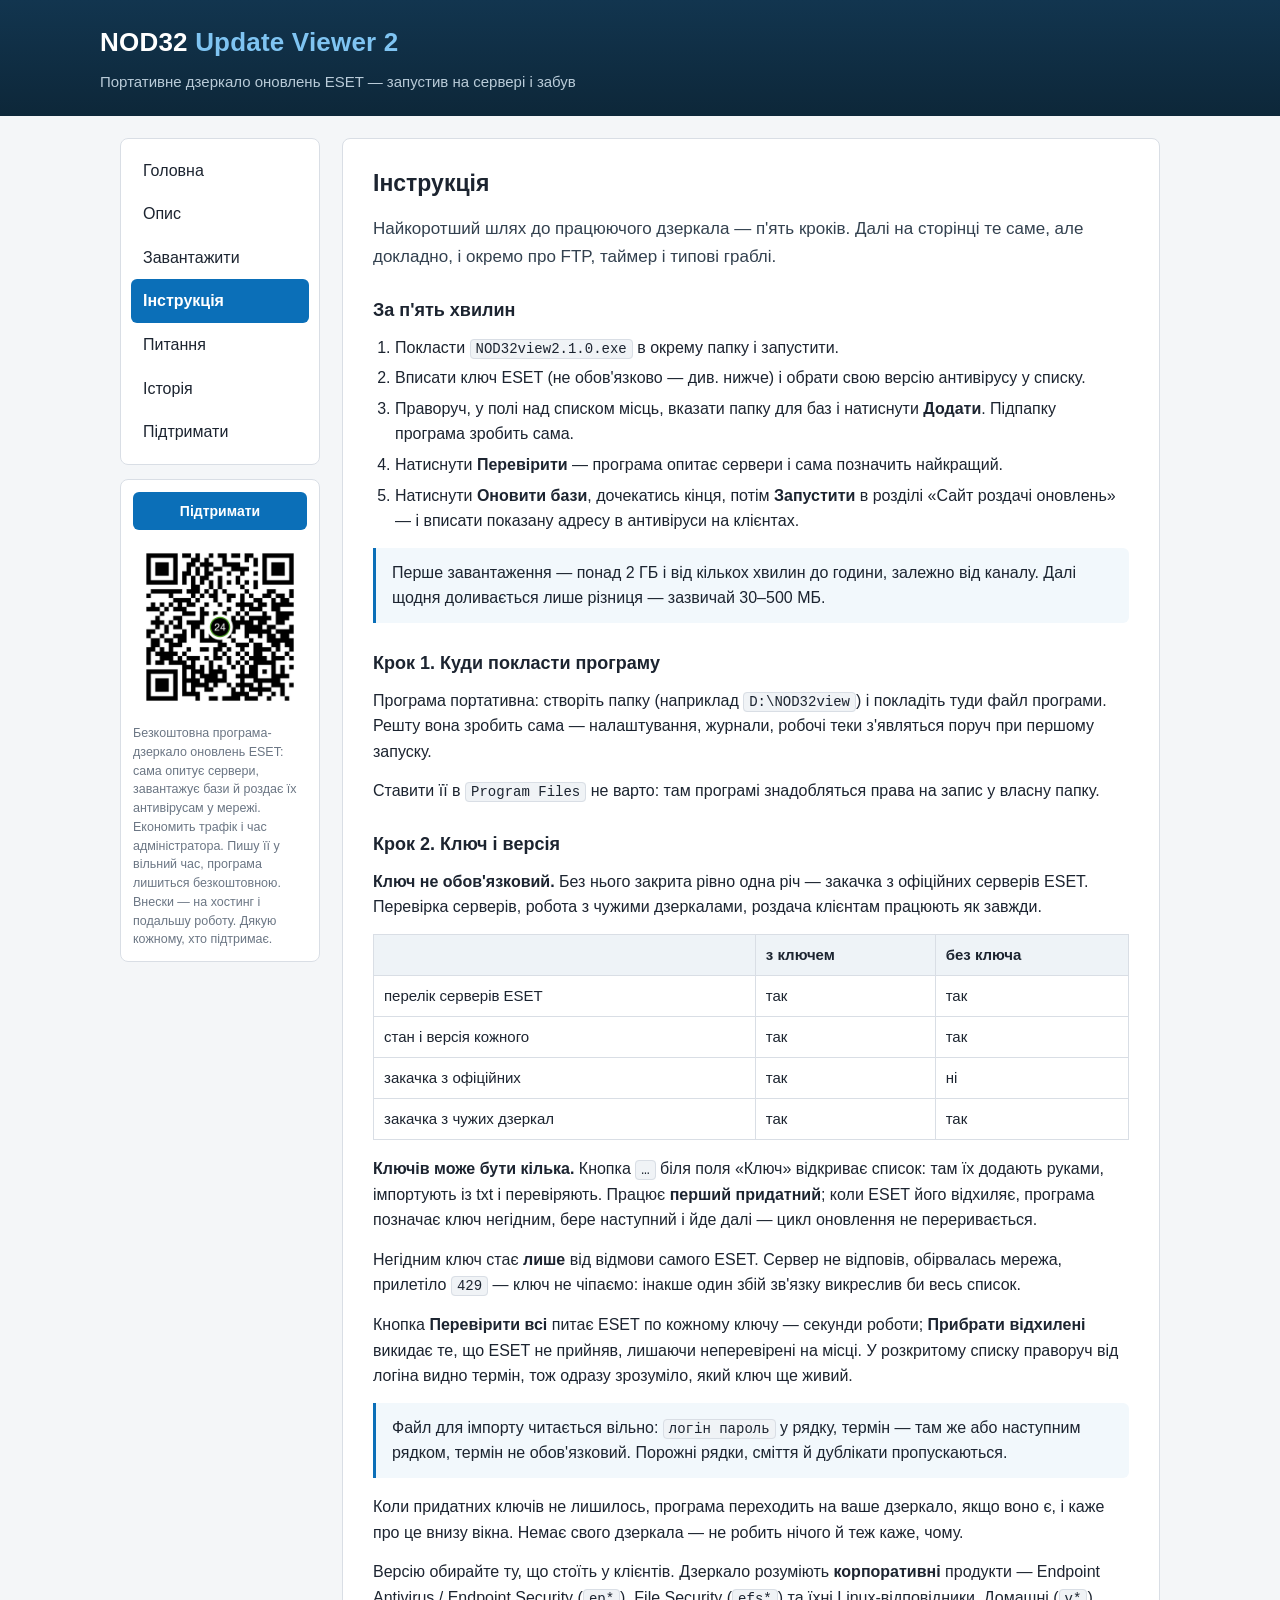
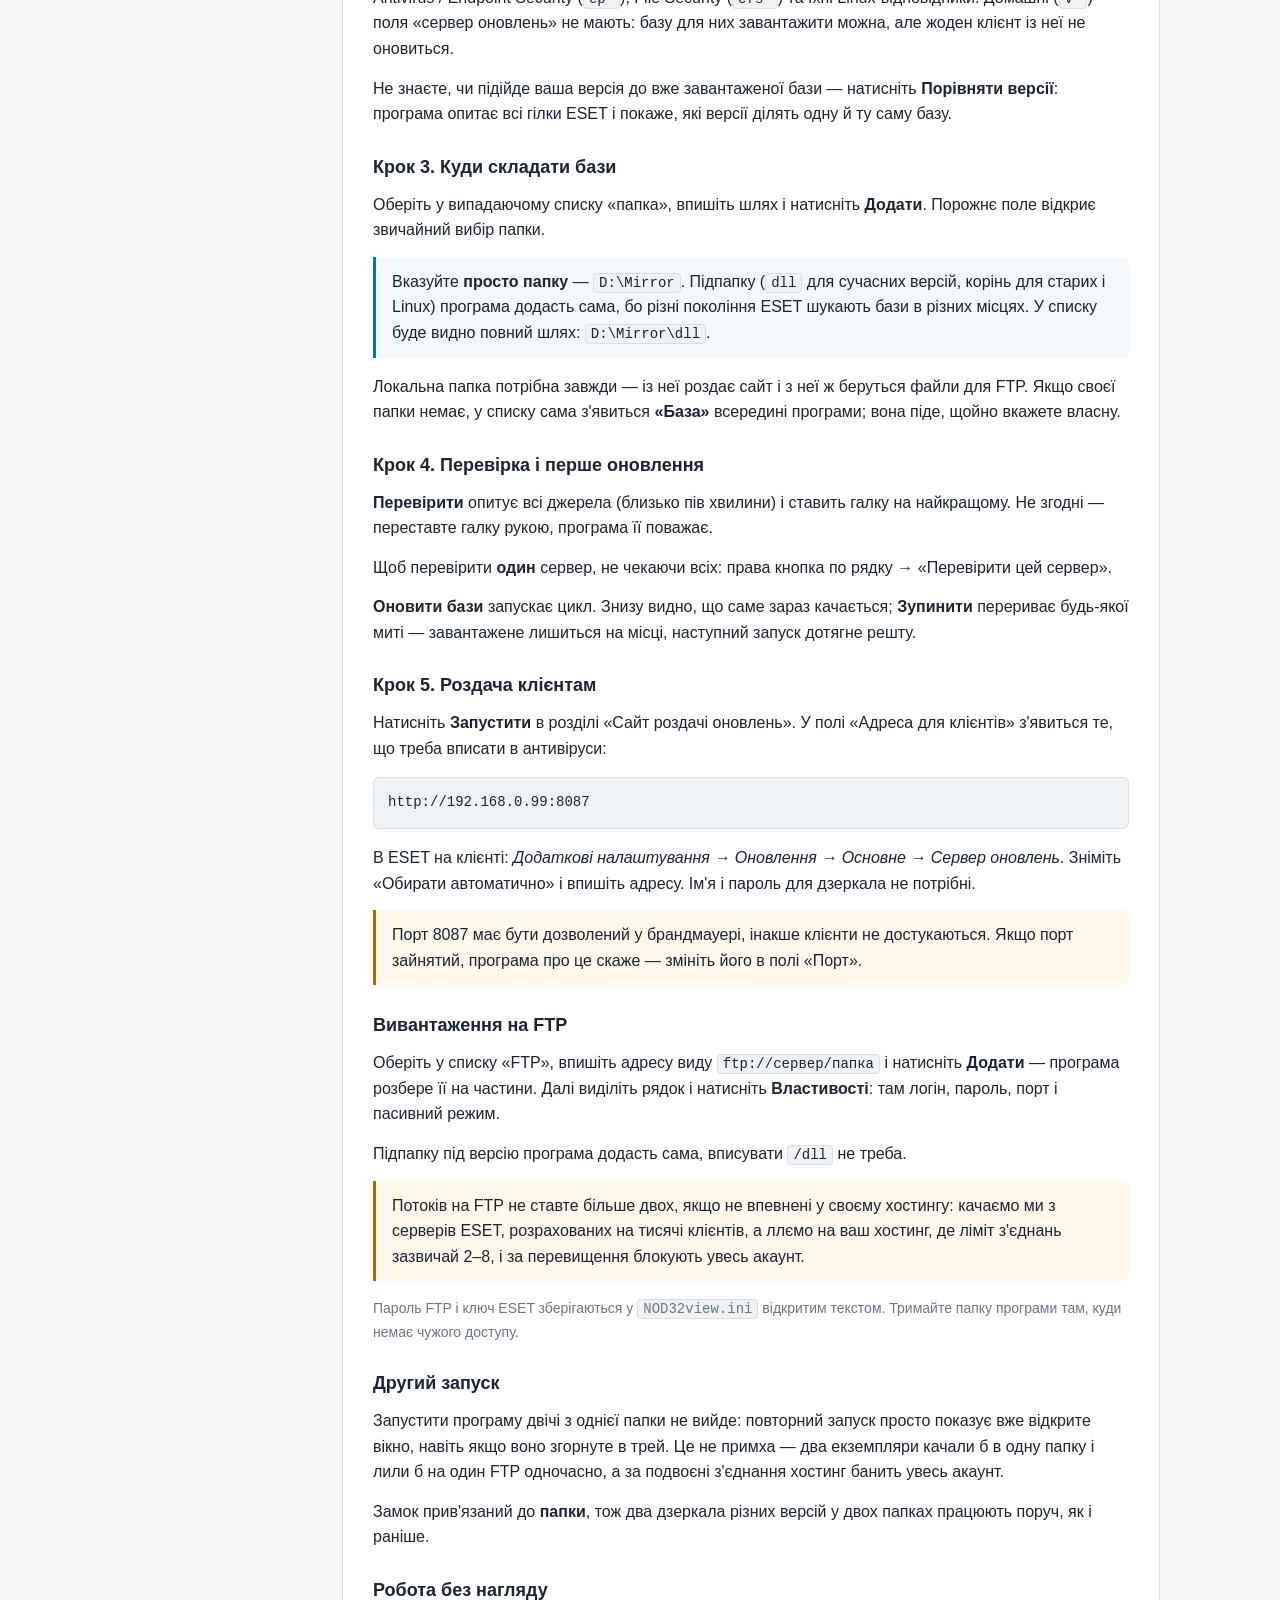
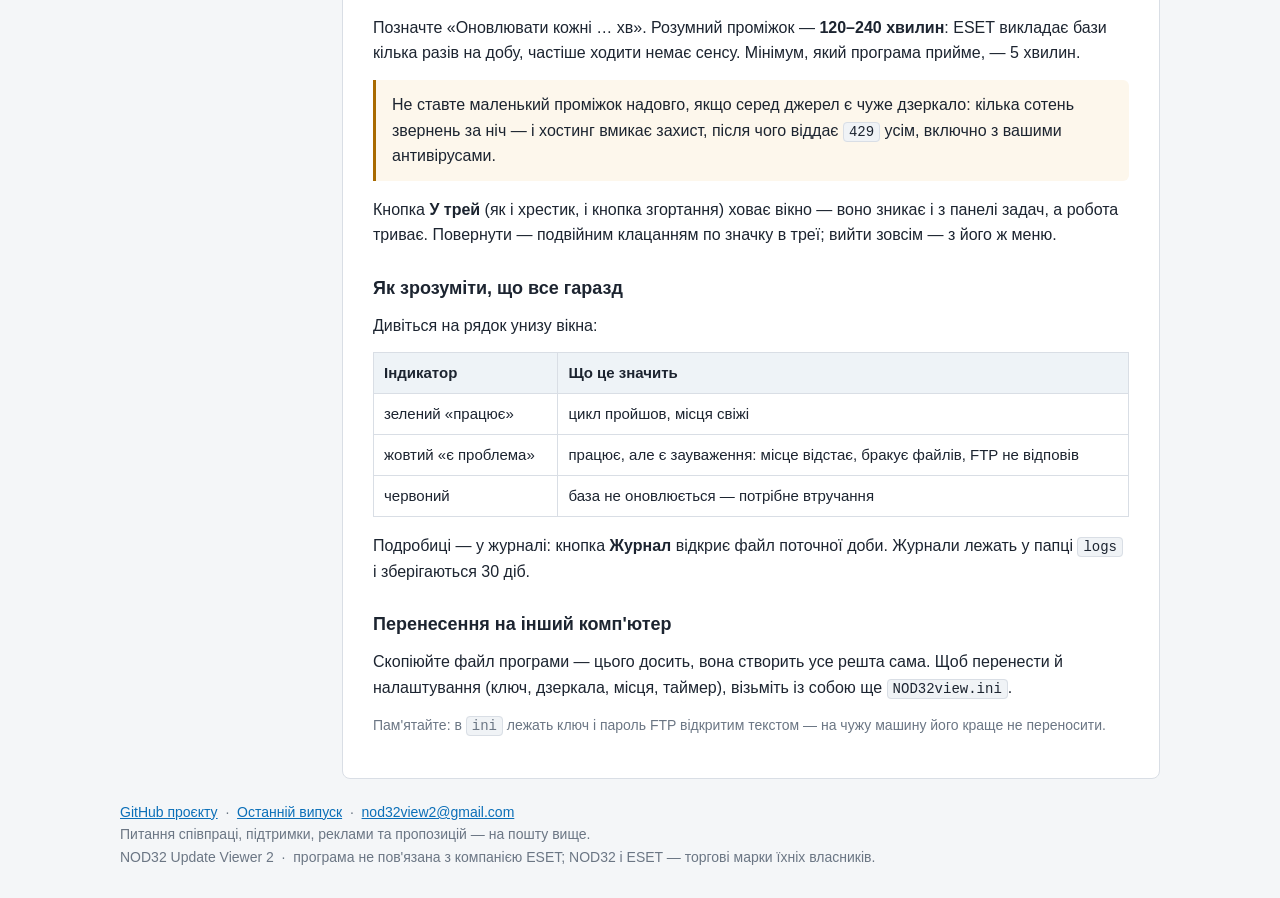
<file: docs/manual.html>
<!DOCTYPE html>
<html lang="uk">
<head>
<meta charset="utf-8">
<meta name="viewport" content="width=device-width, initial-scale=1">
<title>Інструкція — NOD32 Update Viewer 2</title>
<meta name="description" content="Покрокова інструкція: налаштування дзеркала оновлень ESET, роздача по HTTP і FTP, налаштування антивірусів на клієнтах.">

<link rel="canonical" href="https://nodview2.pp.ua/manual.html">

<!-- Картка для месенджерів, форумів і соцмереж: без цього посилання
     виглядає голим рядком, а так - із заголовком, описом і знімком. -->
<meta property="og:type" content="website">
<meta property="og:site_name" content="NOD32 Update Viewer 2">
<meta property="og:locale" content="uk_UA">
<meta property="og:title" content="Інструкція — NOD32 Update Viewer 2">
<meta property="og:description" content="Покрокова інструкція: налаштування дзеркала оновлень ESET, роздача по HTTP і FTP, налаштування антивірусів на клієнтах.">
<meta property="og:url" content="https://nodview2.pp.ua/manual.html">
<meta property="og:image" content="https://nodview2.pp.ua/img/og.png">
<meta property="og:image:width" content="1200">
<meta property="og:image:height" content="630">
<meta name="twitter:card" content="summary_large_image">
<link rel="stylesheet" href="style.css">
</head>
<body>

<header>
  <div class="wrap">
    <h1>NOD32 <span>Update Viewer 2</span></h1>
    <p>Портативне дзеркало оновлень ESET — запустив на сервері і забув</p>
  </div>
</header>

<div class="layout">
  <div class="side">
  <nav>
    <a href="index.html">Головна</a>
    <a href="opys.html">Опис</a>
    <a href="download.html">Завантажити</a>
    <a class="on" href="manual.html">Інструкція</a>
    <a href="faq.html">Питання</a>
    <a href="history.html">Історія</a>
    <a href="support.html">Підтримати</a>
  </nav>
  <aside class="support">
    <a class="btn" href="https://www.privat24.ua/send/4wdtb">Підтримати</a>
    <a href="https://www.privat24.ua/send/4wdtb"><img src="img/qr.webp" alt="QR-код збору ПриватБанку"></a>
    <p>Безкоштовна програма-дзеркало оновлень ESET: сама опитує сервери,
       завантажує бази й роздає їх антивірусам у мережі. Економить трафік
       і час адміністратора. Пишу її у вільний час, програма лишиться
       безкоштовною. Внески — на хостинг і подальшу роботу.
       Дякую кожному, хто підтримає.</p>
  </aside>
  </div>


  <main>
    <h2>Інструкція</h2>

    <p class="lead">
      Найкоротший шлях до працюючого дзеркала — п'ять кроків. Далі на сторінці
      те саме, але докладно, і окремо про FTP, таймер і типові граблі.
    </p>

    <h3>За п'ять хвилин</h3>
    <ol>
      <li>Покласти <code>NOD32view2.1.0.exe</code> в окрему папку і запустити.</li>
      <li>Вписати ключ ESET (не обов'язково — див. нижче) і обрати свою версію
          антивірусу у списку.</li>
      <li>Праворуч, у полі над списком місць, вказати папку для баз і натиснути
          <b>Додати</b>. Підпапку програма зробить сама.</li>
      <li>Натиснути <b>Перевірити</b> — програма опитає сервери і сама позначить
          найкращий.</li>
      <li>Натиснути <b>Оновити бази</b>, дочекатись кінця, потім <b>Запустити</b>
          в розділі «Сайт роздачі оновлень» — і вписати показану адресу
          в антивіруси на клієнтах.</li>
    </ol>

    <div class="note">
      Перше завантаження — понад 2 ГБ і від кількох хвилин до години, залежно
      від каналу. Далі щодня доливається лише різниця — зазвичай 30–500 МБ.
    </div>

    <h3>Крок 1. Куди покласти програму</h3>
    <p>
      Програма портативна: створіть папку (наприклад <code>D:\NOD32view</code>)
      і покладіть туди файл програми. Решту вона зробить сама —
      налаштування, журнали, робочі теки з'являться поруч при першому запуску.
    </p>
    <p>
      Ставити її в <code>Program Files</code> не варто: там програмі знадобляться
      права на запис у власну папку.
    </p>

    <h3>Крок 2. Ключ і версія</h3>
    <p>
      <b>Ключ не обов'язковий.</b> Без нього закрита рівно одна річ — закачка
      з офіційних серверів ESET. Перевірка серверів, робота з чужими дзеркалами,
      роздача клієнтам працюють як завжди.
    </p>
    <table>
      <tr><th></th><th>з ключем</th><th>без ключа</th></tr>
      <tr><td>перелік серверів ESET</td><td>так</td><td>так</td></tr>
      <tr><td>стан і версія кожного</td><td>так</td><td>так</td></tr>
      <tr><td>закачка з офіційних</td><td>так</td><td>ні</td></tr>
      <tr><td>закачка з чужих дзеркал</td><td>так</td><td>так</td></tr>
    </table>
    <p>
      <b>Ключів може бути кілька.</b> Кнопка <code>…</code> біля поля «Ключ»
      відкриває список: там їх додають руками, імпортують із txt і перевіряють.
      Працює <b>перший придатний</b>; коли ESET його відхиляє, програма позначає
      ключ негідним, бере наступний і йде далі — цикл оновлення не переривається.
    </p>
    <p>
      Негідним ключ стає <b>лише</b> від відмови самого ESET. Сервер не відповів,
      обірвалась мережа, прилетіло <code>429</code> — ключ не чіпаємо: інакше
      один збій зв'язку викреслив би весь список.
    </p>
    <p>
      Кнопка <b>Перевірити всі</b> питає ESET по кожному ключу — секунди роботи;
      <b>Прибрати відхилені</b> викидає те, що ESET не прийняв, лишаючи
      неперевірені на місці. У розкритому списку праворуч від логіна видно
      термін, тож одразу зрозуміло, який ключ ще живий.
    </p>
    <div class="note">
      Файл для імпорту читається вільно: <code>логін пароль</code> у рядку,
      термін — там же або наступним рядком, термін не обов'язковий. Порожні
      рядки, сміття й дублікати пропускаються.
    </div>
    <p>
      Коли придатних ключів не лишилось, програма переходить на ваше дзеркало,
      якщо воно є, і каже про це внизу вікна. Немає свого дзеркала — не робить
      нічого й теж каже, чому.
    </p>
    <p>
      Версію обирайте ту, що стоїть у клієнтів. Дзеркало розуміють
      <b>корпоративні</b> продукти — Endpoint Antivirus / Endpoint Security
      (<code>ep*</code>), File Security (<code>efs*</code>) та їхні Linux-відповідники.
      Домашні (<code>v*</code>) поля «сервер оновлень» не мають: базу для них
      завантажити можна, але жоден клієнт із неї не оновиться.
    </p>
    <p>
      Не знаєте, чи підійде ваша версія до вже завантаженої бази — натисніть
      <b>Порівняти версії</b>: програма опитає всі гілки ESET і покаже, які
      версії ділять одну й ту саму базу.
    </p>

    <h3>Крок 3. Куди складати бази</h3>
    <p>
      Оберіть у випадаючому списку «папка», впишіть шлях і натисніть
      <b>Додати</b>. Порожнє поле відкриє звичайний вибір папки.
    </p>
    <div class="note">
      Вказуйте <b>просто папку</b> — <code>D:\Mirror</code>. Підпапку
      (<code>dll</code> для сучасних версій, корінь для старих і Linux) програма
      додасть сама, бо різні покоління ESET шукають бази в різних місцях.
      У списку буде видно повний шлях: <code>D:\Mirror\dll</code>.
    </div>
    <p>
      Локальна папка потрібна завжди — із неї роздає сайт і з неї ж беруться
      файли для FTP. Якщо своєї папки немає, у списку сама з'явиться <b>«База»</b>
      всередині програми; вона піде, щойно вкажете власну.
    </p>

    <h3>Крок 4. Перевірка і перше оновлення</h3>
    <p>
      <b>Перевірити</b> опитує всі джерела (близько пів хвилини) і ставить галку
      на найкращому. Не згодні — переставте галку рукою, програма її поважає.
    </p>
    <p>
      Щоб перевірити <b>один</b> сервер, не чекаючи всіх: права кнопка по рядку →
      «Перевірити цей сервер».
    </p>
    <p>
      <b>Оновити бази</b> запускає цикл. Знизу видно, що саме зараз качається;
      <b>Зупинити</b> перериває будь-якої миті — завантажене лишиться на місці,
      наступний запуск дотягне решту.
    </p>

    <h3>Крок 5. Роздача клієнтам</h3>
    <p>
      Натисніть <b>Запустити</b> в розділі «Сайт роздачі оновлень». У полі
      «Адреса для клієнтів» з'явиться те, що треба вписати в антивіруси:
    </p>
    <pre><code>http://192.168.0.99:8087</code></pre>
    <p>
      В ESET на клієнті: <i>Додаткові налаштування → Оновлення → Основне →
      Сервер оновлень</i>. Зніміть «Обирати автоматично» і впишіть адресу.
      Ім'я і пароль для дзеркала не потрібні.
    </p>
    <div class="note warn">
      Порт 8087 має бути дозволений у брандмауері, інакше клієнти не достукаються.
      Якщо порт зайнятий, програма про це скаже — змініть його в полі «Порт».
    </div>

    <h3>Вивантаження на FTP</h3>
    <p>
      Оберіть у списку «FTP», впишіть адресу виду
      <code>ftp://сервер/папка</code> і натисніть <b>Додати</b> — програма розбере
      її на частини. Далі виділіть рядок і натисніть <b>Властивості</b>: там
      логін, пароль, порт і пасивний режим.
    </p>
    <p>
      Підпапку під версію програма додасть сама, вписувати <code>/dll</code>
      не треба.
    </p>
    <div class="note warn">
      Потоків на FTP не ставте більше двох, якщо не впевнені у своєму хостингу:
      качаємо ми з серверів ESET, розрахованих на тисячі клієнтів, а ллємо на
      ваш хостинг, де ліміт з'єднань зазвичай 2–8, і за перевищення блокують
      увесь акаунт.
    </div>
    <p class="meta">
      Пароль FTP і ключ ESET зберігаються у <code>NOD32view.ini</code> відкритим
      текстом. Тримайте папку програми там, куди немає чужого доступу.
    </p>

    <h3>Другий запуск</h3>
    <p>
      Запустити програму двічі з однієї папки не вийде: повторний запуск просто
      показує вже відкрите вікно, навіть якщо воно згорнуте в трей. Це не
      примха — два екземпляри качали б в одну папку і лили б на один FTP
      одночасно, а за подвоєні з'єднання хостинг банить увесь акаунт.
    </p>
    <p>
      Замок прив'язаний до <b>папки</b>, тож два дзеркала різних версій у двох
      папках працюють поруч, як і раніше.
    </p>

    <h3>Робота без нагляду</h3>
    <p>
      Позначте «Оновлювати кожні … хв». Розумний проміжок — <b>120–240 хвилин</b>:
      ESET викладає бази кілька разів на добу, частіше ходити немає сенсу.
      Мінімум, який програма прийме, — 5 хвилин.
    </p>
    <div class="note warn">
      Не ставте маленький проміжок надовго, якщо серед джерел є чуже дзеркало:
      кілька сотень звернень за ніч — і хостинг вмикає захист, після чого
      віддає <code>429</code> усім, включно з вашими антивірусами.
    </div>
    <p>
      Кнопка <b>У трей</b> (як і хрестик, і кнопка згортання) ховає вікно —
      воно зникає і з панелі задач, а робота триває. Повернути — подвійним
      клацанням по значку в треї; вийти зовсім — з його ж меню.
    </p>

    <h3>Як зрозуміти, що все гаразд</h3>
    <p>Дивіться на рядок унизу вікна:</p>
    <table>
      <tr><th>Індикатор</th><th>Що це значить</th></tr>
      <tr><td>зелений «працює»</td><td>цикл пройшов, місця свіжі</td></tr>
      <tr><td>жовтий «є проблема»</td><td>працює, але є зауваження: місце відстає,
          бракує файлів, FTP не відповів</td></tr>
      <tr><td>червоний</td><td>база не оновлюється — потрібне втручання</td></tr>
    </table>
    <p>
      Подробиці — у журналі: кнопка <b>Журнал</b> відкриє файл поточної доби.
      Журнали лежать у папці <code>logs</code> і зберігаються 30 діб.
    </p>

    <h3>Перенесення на інший комп'ютер</h3>
    <p>
      Скопіюйте файл програми — цього досить, вона створить усе
      решта сама. Щоб перенести й налаштування (ключ, дзеркала, місця, таймер),
      візьміть із собою ще <code>NOD32view.ini</code>.
    </p>
    <p class="meta">
      Пам'ятайте: в <code>ini</code> лежать ключ і пароль FTP відкритим текстом —
      на чужу машину його краще не переносити.
    </p>
  </main>
</div>

<footer>
  <a href="https://github.com/Golddm81/nod32view">GitHub проєкту</a>
  &nbsp;·&nbsp;
  <a href="https://github.com/Golddm81/nod32view/releases/latest">Останній випуск</a>
  &nbsp;·&nbsp;
  <a href="mailto:nod32view2@gmail.com">nod32view2@gmail.com</a><br>
  Питання співпраці, підтримки, реклами та пропозицій — на пошту вище.<br>
  NOD32 Update Viewer 2 &nbsp;·&nbsp; програма не пов'язана з компанією ESET;
  NOD32 і ESET — торгові марки їхніх власників.
</footer>

</body>
</html>
</file>
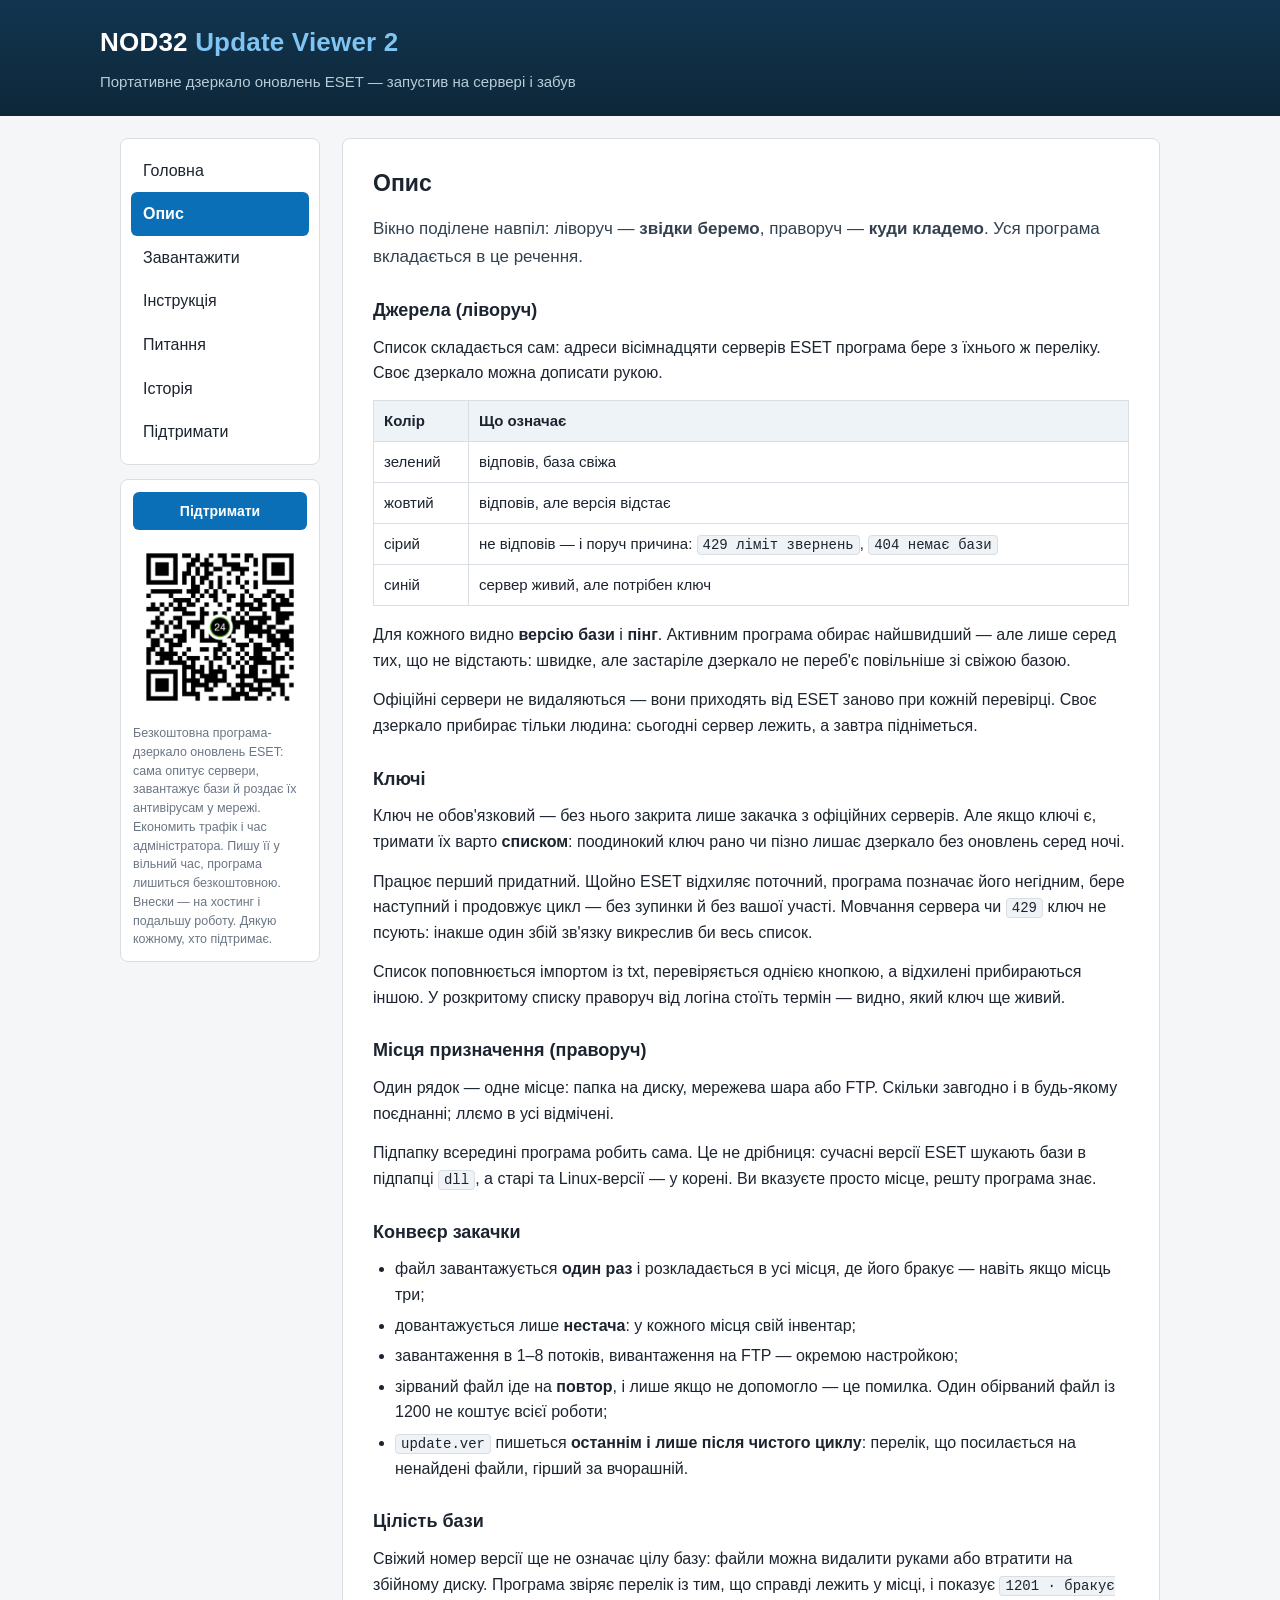
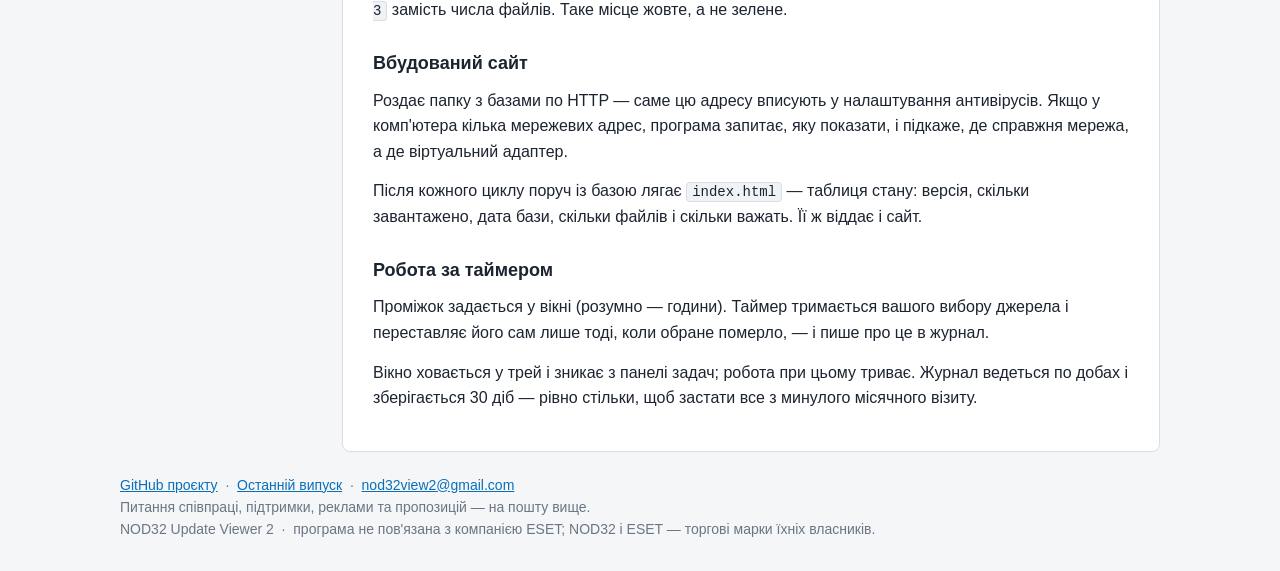
<file: docs/opys.html>
<!DOCTYPE html>
<html lang="uk">
<head>
<meta charset="utf-8">
<meta name="viewport" content="width=device-width, initial-scale=1">
<title>Опис — NOD32 Update Viewer 2</title>
<meta name="description" content="Що вміє NOD32 Update Viewer 2: джерела, місця призначення, конвеєр закачки, вбудований сайт, робота за таймером.">

<link rel="canonical" href="https://nodview2.pp.ua/opys.html">

<!-- Картка для месенджерів, форумів і соцмереж: без цього посилання
     виглядає голим рядком, а так - із заголовком, описом і знімком. -->
<meta property="og:type" content="website">
<meta property="og:site_name" content="NOD32 Update Viewer 2">
<meta property="og:locale" content="uk_UA">
<meta property="og:title" content="Опис — NOD32 Update Viewer 2">
<meta property="og:description" content="Що вміє NOD32 Update Viewer 2: джерела, місця призначення, конвеєр закачки, вбудований сайт, робота за таймером.">
<meta property="og:url" content="https://nodview2.pp.ua/opys.html">
<meta property="og:image" content="https://nodview2.pp.ua/img/og.png">
<meta property="og:image:width" content="1200">
<meta property="og:image:height" content="630">
<meta name="twitter:card" content="summary_large_image">
<link rel="stylesheet" href="style.css">
</head>
<body>

<header>
  <div class="wrap">
    <h1>NOD32 <span>Update Viewer 2</span></h1>
    <p>Портативне дзеркало оновлень ESET — запустив на сервері і забув</p>
  </div>
</header>

<div class="layout">
  <div class="side">
  <nav>
    <a href="index.html">Головна</a>
    <a class="on" href="opys.html">Опис</a>
    <a href="download.html">Завантажити</a>
    <a href="manual.html">Інструкція</a>
    <a href="faq.html">Питання</a>
    <a href="history.html">Історія</a>
    <a href="support.html">Підтримати</a>
  </nav>
  <aside class="support">
    <a class="btn" href="https://www.privat24.ua/send/4wdtb">Підтримати</a>
    <a href="https://www.privat24.ua/send/4wdtb"><img src="img/qr.webp" alt="QR-код збору ПриватБанку"></a>
    <p>Безкоштовна програма-дзеркало оновлень ESET: сама опитує сервери,
       завантажує бази й роздає їх антивірусам у мережі. Економить трафік
       і час адміністратора. Пишу її у вільний час, програма лишиться
       безкоштовною. Внески — на хостинг і подальшу роботу.
       Дякую кожному, хто підтримає.</p>
  </aside>
  </div>


  <main>
    <h2>Опис</h2>

    <p class="lead">
      Вікно поділене навпіл: ліворуч — <b>звідки беремо</b>, праворуч —
      <b>куди кладемо</b>. Уся програма вкладається в це речення.
    </p>

    <h3>Джерела (ліворуч)</h3>
    <p>
      Список складається сам: адреси вісімнадцяти серверів ESET програма бере
      з їхнього ж переліку. Своє дзеркало можна дописати рукою.
    </p>
    <table>
      <tr><th>Колір</th><th>Що означає</th></tr>
      <tr><td>зелений</td><td>відповів, база свіжа</td></tr>
      <tr><td>жовтий</td><td>відповів, але версія відстає</td></tr>
      <tr><td>сірий</td><td>не відповів — і поруч причина:
          <code>429 ліміт звернень</code>, <code>404 немає бази</code></td></tr>
      <tr><td>синій</td><td>сервер живий, але потрібен ключ</td></tr>
    </table>
    <p>
      Для кожного видно <b>версію бази</b> і <b>пінг</b>. Активним програма
      обирає найшвидший — але лише серед тих, що не відстають: швидке, але
      застаріле дзеркало не переб'є повільніше зі свіжою базою.
    </p>
    <p>
      Офіційні сервери не видаляються — вони приходять від ESET заново при кожній
      перевірці. Своє дзеркало прибирає тільки людина: сьогодні сервер лежить,
      а завтра підніметься.
    </p>

    <h3>Ключі</h3>
    <p>
      Ключ не обов'язковий — без нього закрита лише закачка з офіційних
      серверів. Але якщо ключі є, тримати їх варто <b>списком</b>: поодинокий
      ключ рано чи пізно лишає дзеркало без оновлень серед ночі.
    </p>
    <p>
      Працює перший придатний. Щойно ESET відхиляє поточний, програма позначає
      його негідним, бере наступний і продовжує цикл — без зупинки й без вашої
      участі. Мовчання сервера чи <code>429</code> ключ не псують: інакше один
      збій зв'язку викреслив би весь список.
    </p>
    <p>
      Список поповнюється імпортом із txt, перевіряється однією кнопкою, а
      відхилені прибираються іншою. У розкритому списку праворуч від логіна
      стоїть термін — видно, який ключ ще живий.
    </p>

    <h3>Місця призначення (праворуч)</h3>
    <p>
      Один рядок — одне місце: папка на диску, мережева шара або FTP. Скільки
      завгодно і в будь-якому поєднанні; ллємо в усі відмічені.
    </p>
    <p>
      Підпапку всередині програма робить сама. Це не дрібниця: сучасні версії
      ESET шукають бази в підпапці <code>dll</code>, а старі та Linux-версії — у
      корені. Ви вказуєте просто місце, решту програма знає.
    </p>

    <h3>Конвеєр закачки</h3>
    <ul>
      <li>файл завантажується <b>один раз</b> і розкладається в усі місця, де його
          бракує — навіть якщо місць три;</li>
      <li>довантажується лише <b>нестача</b>: у кожного місця свій інвентар;</li>
      <li>завантаження в 1–8 потоків, вивантаження на FTP — окремою настройкою;</li>
      <li>зірваний файл іде на <b>повтор</b>, і лише якщо не допомогло — це помилка.
          Один обірваний файл із 1200 не коштує всієї роботи;</li>
      <li><code>update.ver</code> пишеться <b>останнім і лише після чистого циклу</b>:
          перелік, що посилається на ненайдені файли, гірший за вчорашній.</li>
    </ul>

    <h3>Цілість бази</h3>
    <p>
      Свіжий номер версії ще не означає цілу базу: файли можна видалити руками
      або втратити на збійному диску. Програма звіряє перелік із тим, що справді
      лежить у місці, і показує <code>1201 · бракує 3</code> замість числа файлів.
      Таке місце жовте, а не зелене.
    </p>

    <h3>Вбудований сайт</h3>
    <p>
      Роздає папку з базами по HTTP — саме цю адресу вписують у налаштування
      антивірусів. Якщо у комп'ютера кілька мережевих адрес, програма запитає,
      яку показати, і підкаже, де справжня мережа, а де віртуальний адаптер.
    </p>
    <p>
      Після кожного циклу поруч із базою лягає <code>index.html</code> — таблиця
      стану: версія, скільки завантажено, дата бази, скільки файлів і скільки
      важать. Її ж віддає і сайт.
    </p>

    <h3>Робота за таймером</h3>
    <p>
      Проміжок задається у вікні (розумно — години). Таймер тримається вашого
      вибору джерела і переставляє його сам лише тоді, коли обране померло, —
      і пише про це в журнал.
    </p>
    <p>
      Вікно ховається у трей і зникає з панелі задач; робота при цьому триває.
      Журнал ведеться по добах і зберігається 30 діб — рівно стільки, щоб застати
      все з минулого місячного візиту.
    </p>
  </main>
</div>

<footer>
  <a href="https://github.com/Golddm81/nod32view">GitHub проєкту</a>
  &nbsp;·&nbsp;
  <a href="https://github.com/Golddm81/nod32view/releases/latest">Останній випуск</a>
  &nbsp;·&nbsp;
  <a href="mailto:nod32view2@gmail.com">nod32view2@gmail.com</a><br>
  Питання співпраці, підтримки, реклами та пропозицій — на пошту вище.<br>
  NOD32 Update Viewer 2 &nbsp;·&nbsp; програма не пов'язана з компанією ESET;
  NOD32 і ESET — торгові марки їхніх власників.
</footer>

</body>
</html>
</file>
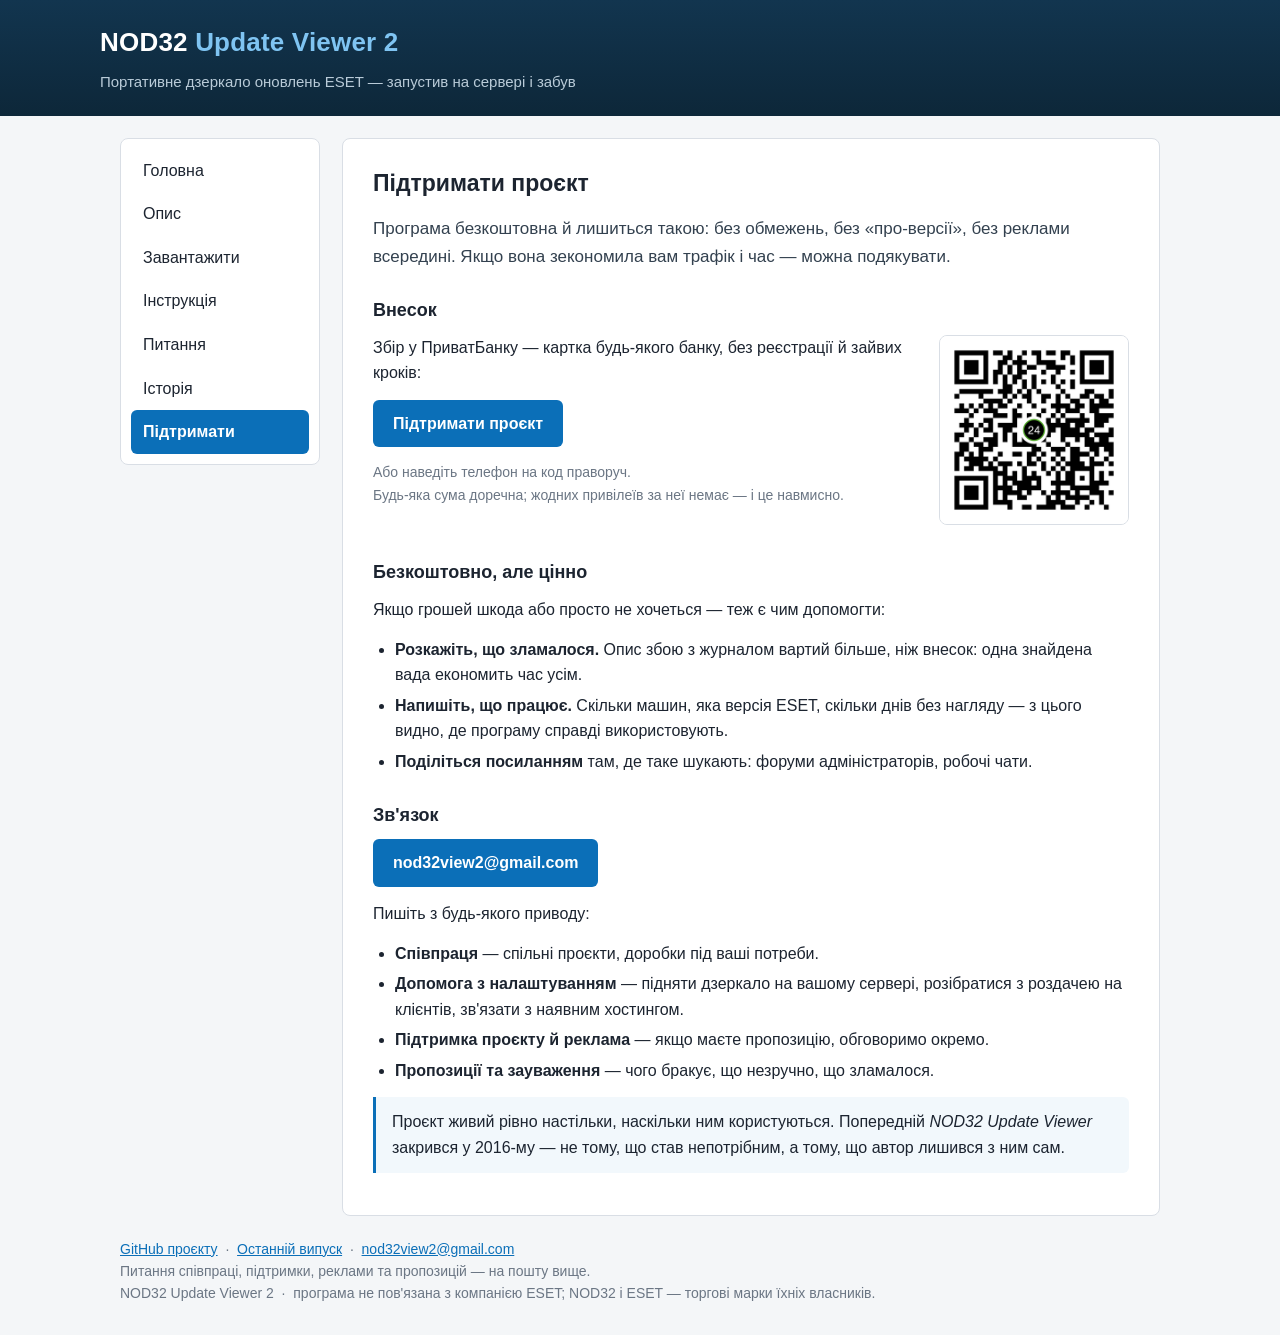
<file: docs/support.html>
<!DOCTYPE html>
<html lang="uk">
<head>
<meta charset="utf-8">
<meta name="viewport" content="width=device-width, initial-scale=1">
<title>Підтримати — NOD32 Update Viewer 2</title>
<meta name="description" content="Програма безкоштовна. Якщо вона стала в пригоді — є кілька способів підтримати проєкт.">

<link rel="canonical" href="https://nodview2.pp.ua/support.html">

<!-- Картка для месенджерів, форумів і соцмереж: без цього посилання
     виглядає голим рядком, а так - із заголовком, описом і знімком. -->
<meta property="og:type" content="website">
<meta property="og:site_name" content="NOD32 Update Viewer 2">
<meta property="og:locale" content="uk_UA">
<meta property="og:title" content="Підтримати — NOD32 Update Viewer 2">
<meta property="og:description" content="Програма безкоштовна. Якщо вона стала в пригоді — є кілька способів підтримати проєкт.">
<meta property="og:url" content="https://nodview2.pp.ua/support.html">
<meta property="og:image" content="https://nodview2.pp.ua/img/og.png">
<meta property="og:image:width" content="1200">
<meta property="og:image:height" content="630">
<meta name="twitter:card" content="summary_large_image">
<link rel="stylesheet" href="style.css">
</head>
<body>

<header>
  <div class="wrap">
    <h1>NOD32 <span>Update Viewer 2</span></h1>
    <p>Портативне дзеркало оновлень ESET — запустив на сервері і забув</p>
  </div>
</header>

<div class="layout">
  <div class="side">
  <nav>
    <a href="index.html">Головна</a>
    <a href="opys.html">Опис</a>
    <a href="download.html">Завантажити</a>
    <a href="manual.html">Інструкція</a>
    <a href="faq.html">Питання</a>
    <a href="history.html">Історія</a>
    <a class="on" href="support.html">Підтримати</a>
  </nav>
  </div>


  <main>
    <h2>Підтримати проєкт</h2>

    <p class="lead">
      Програма безкоштовна й лишиться такою: без обмежень, без «про-версії»,
      без реклами всередині. Якщо вона зекономила вам трафік і час — можна
      подякувати.
    </p>

    <h3>Внесок</h3>

    <div style="display:flex; gap:24px; flex-wrap:wrap; align-items:flex-start; margin-bottom:16px">
      <div style="flex:1 1 260px; min-width:240px">
        <p>
          Збір у ПриватБанку — картка будь-якого банку, без реєстрації
          й зайвих кроків:
        </p>
        <p><a class="btn" href="https://www.privat24.ua/send/4wdtb">Підтримати проєкт</a></p>
        <p class="meta">
          Або наведіть телефон на код праворуч.<br>
          Будь-яка сума доречна; жодних привілеїв за неї немає — і це навмисно.
        </p>
      </div>
      <div>
        <img src="img/qr.webp" alt="QR-код збору ПриватБанку"
             style="width:190px; height:190px; border:1px solid var(--line); border-radius:8px">
      </div>
    </div>

    <h3>Безкоштовно, але цінно</h3>
    <p>Якщо грошей шкода або просто не хочеться — теж є чим допомогти:</p>
    <ul>
      <li><b>Розкажіть, що зламалося.</b> Опис збою з журналом вартий більше,
          ніж внесок: одна знайдена вада економить час усім.</li>
      <li><b>Напишіть, що працює.</b> Скільки машин, яка версія ESET, скільки
          днів без нагляду — з цього видно, де програму справді використовують.</li>
      <li><b>Поділіться посиланням</b> там, де таке шукають: форуми
          адміністраторів, робочі чати.</li>
    </ul>

    <h3>Зв'язок</h3>
    <p>
      <a class="btn" href="mailto:nod32view2@gmail.com">nod32view2@gmail.com</a>
    </p>
    <p>Пишіть з будь-якого приводу:</p>
    <ul>
      <li><b>Співпраця</b> — спільні проєкти, доробки під ваші потреби.</li>
      <li><b>Допомога з налаштуванням</b> — підняти дзеркало на вашому сервері,
          розібратися з роздачею на клієнтів, зв'язати з наявним хостингом.</li>
      <li><b>Підтримка проєкту й реклама</b> — якщо маєте пропозицію,
          обговоримо окремо.</li>
      <li><b>Пропозиції та зауваження</b> — чого бракує, що незручно,
          що зламалося.</li>
    </ul>

    <div class="note">
      Проєкт живий рівно настільки, наскільки ним користуються. Попередній
      <i>NOD32 Update Viewer</i> закрився у 2016-му — не тому, що став непотрібним,
      а тому, що автор лишився з ним сам.
    </div>
  </main>
</div>

<footer>
  <a href="https://github.com/Golddm81/nod32view">GitHub проєкту</a>
  &nbsp;·&nbsp;
  <a href="https://github.com/Golddm81/nod32view/releases/latest">Останній випуск</a>
  &nbsp;·&nbsp;
  <a href="mailto:nod32view2@gmail.com">nod32view2@gmail.com</a><br>
  Питання співпраці, підтримки, реклами та пропозицій — на пошту вище.<br>
  NOD32 Update Viewer 2 &nbsp;·&nbsp; програма не пов'язана з компанією ESET;
  NOD32 і ESET — торгові марки їхніх власників.
</footer>

</body>
</html>
</file>
<file: docs/style.css>
/* NOD32 Update Viewer 2 — стилі сайту.
   Один файл на всі сторінки: сайт статичний, кладеться на будь-який хостинг. */

:root {
    --bg:       #f4f6f8;
    --panel:    #ffffff;
    --ink:      #1c2430;
    --muted:    #6b7684;
    --line:     #d9dee5;
    --accent:   #0b6fb8;
    --accent-d: #08507f;
    --ok:       #167a3a;
    --warn:     #a86a00;
    --code-bg:  #f0f3f6;
}

* { box-sizing: border-box; }

body {
    margin: 0;
    background: var(--bg);
    color: var(--ink);
    font: 16px/1.6 -apple-system, "Segoe UI", Roboto, Arial, sans-serif;
}

a { color: var(--accent); }
a:hover { color: var(--accent-d); }

/* --- Шапка ------------------------------------------------------------- */
header {
    background: linear-gradient(180deg, #12354f, #0d2739);
    color: #fff;
    padding: 22px 20px;
}
.wrap { max-width: 1080px; margin: 0 auto; }
header h1 { margin: 0; font-size: 26px; letter-spacing: .2px; }
header h1 span { color: #7fc4f2; }
header p { margin: 6px 0 0; color: #b9cbd8; font-size: 15px; }

/* --- Розкладка --------------------------------------------------------- */
.layout {
    max-width: 1080px;
    margin: 22px auto;
    padding: 0 20px;
    display: grid;
    grid-template-columns: 200px 1fr;
    gap: 22px;
    align-items: start;
}

nav {
    background: var(--panel);
    border: 1px solid var(--line);
    border-radius: 8px;
    padding: 10px;
}
nav a {
    display: block;
    padding: 9px 12px;
    border-radius: 6px;
    text-decoration: none;
    color: var(--ink);
}
nav a:hover { background: #eef3f7; }
nav a.on { background: var(--accent); color: #fff; font-weight: 600; }

/* Меню і блок підтримки - одна колонка і одне ціле. Прилипає при гортанні
   САМЕ вона: коли липким було тільки меню, блок від нього від'їжджав
   і наповзав на сусідів. */
.side {
    position: sticky;
    top: 16px;
    align-self: start;
}

/* Блок підтримки в боковій колонці - на кожній сторінці */
.support {
    background: var(--panel);
    border: 1px solid var(--line);
    border-radius: 8px;
    padding: 12px;
    margin-top: 14px;
    text-align: center;
}
.support img {
    width: 100%;
    max-width: 176px;
    height: auto;
    display: block;
    margin: 0 auto 10px;
    border-radius: 6px;
}
.support p {
    margin: 0;
    font-size: 12.5px;
    line-height: 1.5;
    color: var(--muted);
    text-align: left;
}
.support .btn {
    display: block;
    padding: 8px 10px;
    font-size: 14px;
    margin-bottom: 10px;
}

main {
    background: var(--panel);
    border: 1px solid var(--line);
    border-radius: 8px;
    padding: 26px 30px;
    min-width: 0;
}

/* --- Текст ------------------------------------------------------------- */
h2 { margin: 0 0 14px; font-size: 23px; }
h3 { margin: 26px 0 10px; font-size: 18px; }
h3:first-child { margin-top: 0; }
p { margin: 0 0 14px; }
ul, ol { margin: 0 0 14px; padding-left: 22px; }
li { margin: 5px 0; }

code {
    background: var(--code-bg);
    border: 1px solid var(--line);
    border-radius: 4px;
    padding: 1px 5px;
    font-family: Consolas, "Courier New", monospace;
    font-size: 14px;
}
pre {
    background: var(--code-bg);
    border: 1px solid var(--line);
    border-radius: 6px;
    padding: 12px 14px;
    overflow-x: auto;
}
pre code { background: none; border: 0; padding: 0; }

img.shot {
    max-width: 100%;
    height: auto;
    border: 1px solid var(--line);
    border-radius: 6px;
    display: block;
    margin: 6px 0 18px;
}

.lead { font-size: 17px; color: #33414f; }

.note {
    border-left: 3px solid var(--accent);
    background: #f2f8fc;
    padding: 12px 16px;
    margin: 0 0 16px;
    border-radius: 0 6px 6px 0;
}
.note.warn { border-color: var(--warn); background: #fdf7ec; }

table {
    width: 100%;
    border-collapse: collapse;
    margin: 0 0 16px;
    font-size: 15px;
}
th, td {
    border: 1px solid var(--line);
    padding: 8px 10px;
    text-align: left;
    vertical-align: top;
}
th { background: #eef3f7; font-weight: 600; }

.tag {
    display: inline-block;
    padding: 2px 8px;
    border-radius: 20px;
    font-size: 13px;
    background: #e7f2ea;
    color: var(--ok);
    border: 1px solid #bfe0cb;
}

.btn {
    display: inline-block;
    background: var(--accent);
    color: #fff;
    text-decoration: none;
    padding: 11px 20px;
    border-radius: 6px;
    font-weight: 600;
}
.btn:hover { background: var(--accent-d); color: #fff; }

.meta { color: var(--muted); font-size: 14px; }

footer {
    max-width: 1080px;
    margin: 0 auto 30px;
    padding: 0 20px;
    color: var(--muted);
    font-size: 14px;
}

/* --- Телефон ------------------------------------------------------------ */
@media (max-width: 760px) {
    /* НА ТЕЛЕФОНІ ПОРЯДОК ІНШИЙ: меню, потім зміст, і аж наприкінці прохання
       про підтримку.
       Раніше тут стояв лише namір (див. попередній коментар), але правила
       не було: колонки просто ставали одна під одну, і людина відкривала
       сайт - а бачила меню, кнопку збору й величезний QR на пів екрана.
       Щоб дістатись тексту, доводилось гортати. Це відлякує.

       Прийом: .side перестає бути коробкою (display: contents), і меню
       з блоком підтримки стають прямими дітьми .layout - тоді до них
       застосовується order і їх можна розставити в потрібному порядку. */
    .layout {
        display: flex;
        flex-direction: column;
        gap: 16px;
    }
    .side    { display: contents; }
    nav      { order: 1; position: static; }
    main     { order: 2; padding: 20px; }
    .support { order: 3; margin-top: 0; }

    nav   { display: flex; flex-wrap: wrap; gap: 4px; }
    nav a { flex: 1 1 auto; text-align: center; }

    /* QR унизу може бути скромнішим - його шукають свідомо */
    .support img { max-width: 150px; }
}

/* Дуже вузькі екрани: сім пунктів меню в один рядок не влазять,
   хай переносяться по два-три, а не стискаються в нечитабельне. */
@media (max-width: 420px) {
    nav a { flex: 1 1 40%; font-size: 15px; padding: 8px 6px; }
    header h1 { font-size: 22px; }
}
</file>
